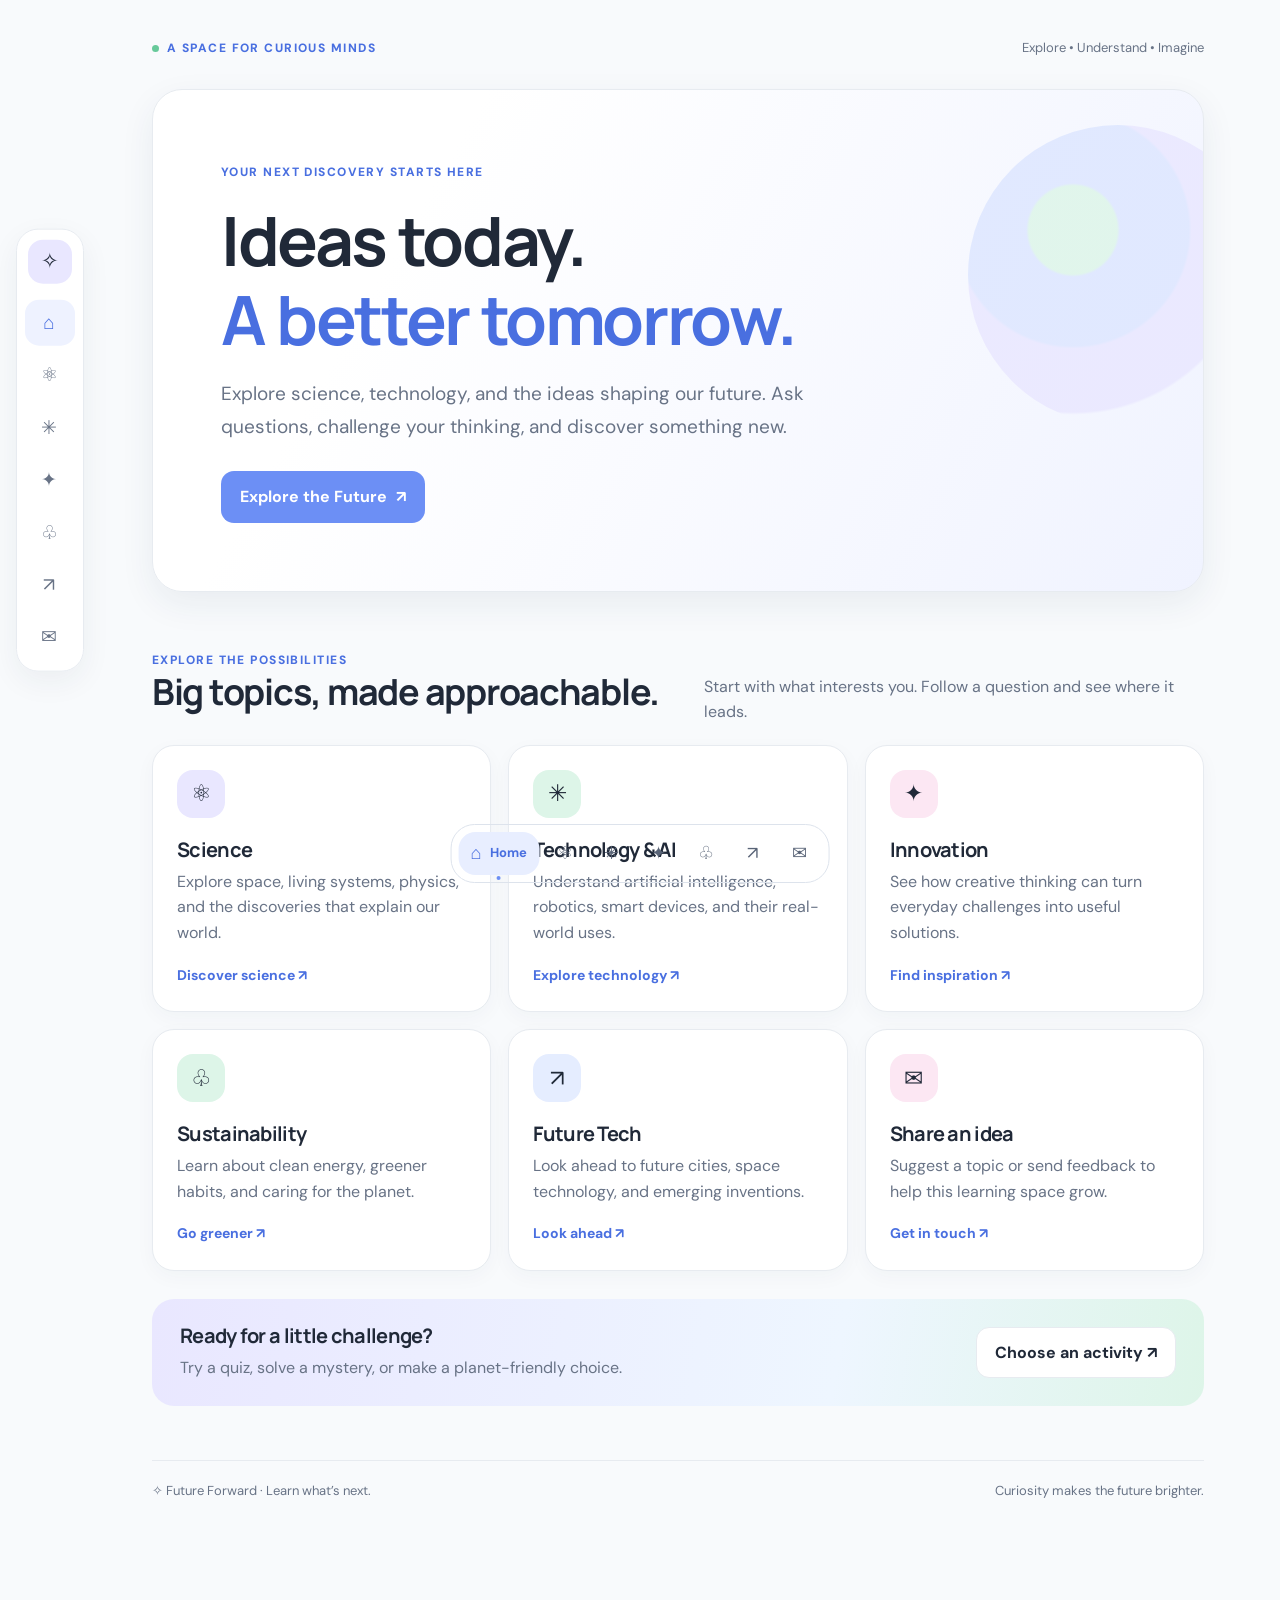
<file: index.html>
<!doctype html><html lang="en"><head><meta charset="utf-8"><meta name="viewport" content="width=device-width, initial-scale=1"><meta name="theme-color" content="#F8FAFC"><meta name="description" content="Explore science, technology, innovation, and a more sustainable future."><title>Home · Future Forward</title><link rel="stylesheet" href="style.css"></head><body><aside class="sidebar" aria-label="Main navigation"><a class="brand-mark" href="index.html" aria-label="Future Forward home">✧</a><a class="nav-link active" href="index.html" aria-label="Home"><span class="ico">⌂</span><span class="label">Home</span></a><a class="nav-link " href="science.html" aria-label="Science"><span class="ico">⚛</span><span class="label">Science</span></a><a class="nav-link " href="technology-ai.html" aria-label="Technology"><span class="ico">✳</span><span class="label">Technology</span></a><a class="nav-link " href="innovation.html" aria-label="Innovation"><span class="ico">✦</span><span class="label">Innovation</span></a><a class="nav-link " href="sustainability.html" aria-label="Sustainability"><span class="ico">♧</span><span class="label">Sustainability</span></a><a class="nav-link " href="future-tech.html" aria-label="Future Tech"><span class="ico">↗</span><span class="label">Future Tech</span></a><a class="nav-link " href="contact.html" aria-label="Contact"><span class="ico">✉</span><span class="label">Contact</span></a></aside><main class="main"><div class="topline"><span class="eyebrow"><span class="status-dot"></span> A space for curious minds</span><span class="top-note">Explore • Understand • Imagine</span></div><section class="hero"><div class="hero-content"><span class="eyebrow">YOUR NEXT DISCOVERY STARTS HERE</span><h1>Ideas today.<br><span style="color:var(--blue-dark)">A better tomorrow.</span></h1><p class="lead">Explore science, technology, and the ideas shaping our future. Ask questions, challenge your thinking, and discover something new.</p><button class="btn" data-open-explore>Explore the Future <span aria-hidden="true">↗</span></button></div></section><section class="section"><div class="section-head"><div><span class="eyebrow">EXPLORE THE POSSIBILITIES</span><h2>Big topics, made approachable.</h2></div><p>Start with what interests you. Follow a question and see where it leads.</p></div><div class="grid"><a class="card" href="science.html"><div class="card-icon">⚛</div><h3>Science</h3><p>Explore space, living systems, physics, and the discoveries that explain our world.</p><span class="small-link">Discover science ↗</span></a><a class="card" href="technology-ai.html"><div class="card-icon mint">✳</div><h3>Technology & AI</h3><p>Understand artificial intelligence, robotics, smart devices, and their real-world uses.</p><span class="small-link">Explore technology ↗</span></a><a class="card" href="innovation.html"><div class="card-icon pink">✦</div><h3>Innovation</h3><p>See how creative thinking can turn everyday challenges into useful solutions.</p><span class="small-link">Find inspiration ↗</span></a><a class="card" href="sustainability.html"><div class="card-icon mint">♧</div><h3>Sustainability</h3><p>Learn about clean energy, greener habits, and caring for the planet.</p><span class="small-link">Go greener ↗</span></a><a class="card" href="future-tech.html"><div class="card-icon blue">↗</div><h3>Future Tech</h3><p>Look ahead to future cities, space technology, and emerging inventions.</p><span class="small-link">Look ahead ↗</span></a><a class="card" href="contact.html"><div class="card-icon pink">✉</div><h3>Share an idea</h3><p>Suggest a topic or send feedback to help this learning space grow.</p><span class="small-link">Get in touch ↗</span></a></div></section><section class="callout"><div><h3>Ready for a little challenge?</h3><p>Try a quiz, solve a mystery, or make a planet-friendly choice.</p></div><button class="btn secondary" data-open-explore>Choose an activity ↗</button></section><footer class="footer"><span>✧ Future Forward · Learn what’s next.</span><span>Curiosity makes the future brighter.</span></footer></main><nav class="bottom-nav" aria-label="Quick navigation"><a class="bottom-item active" href="index.html" aria-label="Home"><span class="ico">⌂</span><span class="label">Home</span></a><a class="bottom-item " href="science.html" aria-label="Science"><span class="ico">⚛</span><span class="label">Science</span></a><a class="bottom-item " href="technology-ai.html" aria-label="Technology"><span class="ico">✳</span><span class="label">Technology</span></a><a class="bottom-item " href="innovation.html" aria-label="Innovation"><span class="ico">✦</span><span class="label">Innovation</span></a><a class="bottom-item " href="sustainability.html" aria-label="Sustainability"><span class="ico">♧</span><span class="label">Sustainability</span></a><a class="bottom-item " href="future-tech.html" aria-label="Future Tech"><span class="ico">↗</span><span class="label">Future Tech</span></a><a class="bottom-item " href="contact.html" aria-label="Contact"><span class="ico">✉</span><span class="label">Contact</span></a></nav><div class="overlay" id="exploreOverlay" role="dialog" aria-modal="true" aria-label="Explore the Future"><div class="popup"><button class="close" id="closeExplore" aria-label="Close popup">×</button><div class="popup-grid"><a class="popup-card" href="brain-quiz.html"><div class="card-icon blue">🧠</div><h3>Brain Quiz</h3><p>Quick questions across science and technology.</p></a><a class="popup-card" href="mystery-lab.html"><div class="card-icon lav">🔍</div><h3>Mystery Lab</h3><p>Solve a mystery using clues and careful thinking.</p></a><a class="popup-card" href="tech-challenge.html"><div class="card-icon pink">⚡</div><h3>Tech Challenge</h3><p>Test your logic, AI, and robotics knowledge.</p></a><a class="popup-card" href="eco-mission.html"><div class="card-icon mint">🌍</div><h3>Eco Mission</h3><p>Make choices for a cleaner, greener planet.</p></a></div></div></div><script src="script.js"></script></body></html>
</file>
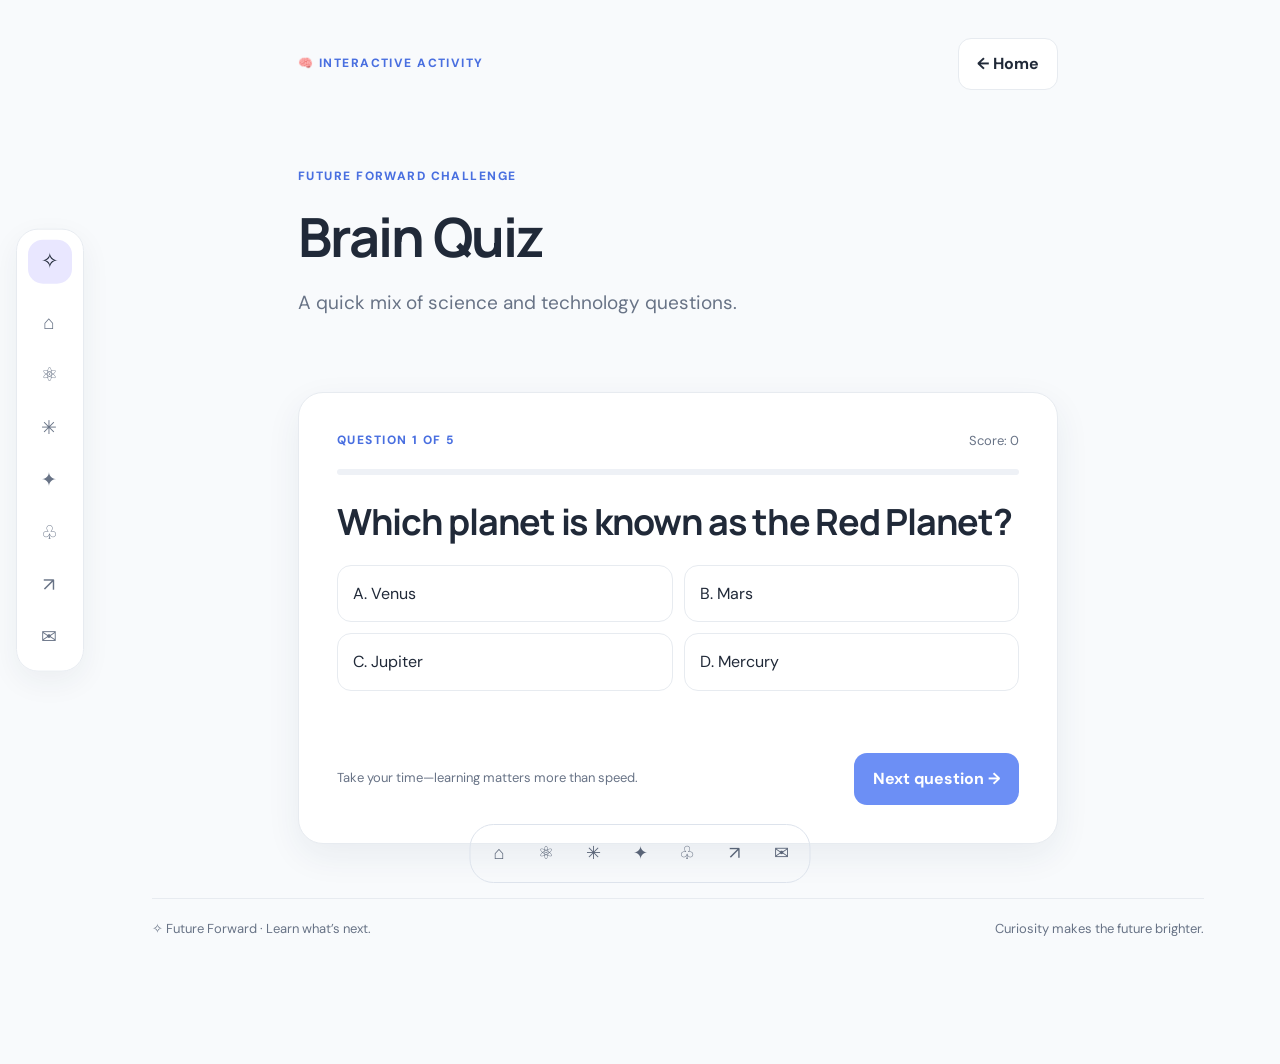
<file: brain-quiz.html>
<!doctype html><html lang="en"><head><meta charset="utf-8"><meta name="viewport" content="width=device-width, initial-scale=1"><meta name="theme-color" content="#F8FAFC"><meta name="description" content="Explore science, technology, innovation, and a more sustainable future."><title>Brain Quiz · Future Forward</title><link rel="stylesheet" href="style.css"></head><body><aside class="sidebar" aria-label="Main navigation"><a class="brand-mark" href="index.html" aria-label="Future Forward home">✧</a><a class="nav-link " href="index.html" aria-label="Home"><span class="ico">⌂</span><span class="label">Home</span></a><a class="nav-link " href="science.html" aria-label="Science"><span class="ico">⚛</span><span class="label">Science</span></a><a class="nav-link " href="technology-ai.html" aria-label="Technology"><span class="ico">✳</span><span class="label">Technology</span></a><a class="nav-link " href="innovation.html" aria-label="Innovation"><span class="ico">✦</span><span class="label">Innovation</span></a><a class="nav-link " href="sustainability.html" aria-label="Sustainability"><span class="ico">♧</span><span class="label">Sustainability</span></a><a class="nav-link " href="future-tech.html" aria-label="Future Tech"><span class="ico">↗</span><span class="label">Future Tech</span></a><a class="nav-link " href="contact.html" aria-label="Contact"><span class="ico">✉</span><span class="label">Contact</span></a></aside><main class="main"><div class="quiz-wrap"><div class="topline"><span class="eyebrow">🧠 INTERACTIVE ACTIVITY</span><a class="btn secondary" href="index.html">← Home</a></div><section class="page-hero"><span class="eyebrow">FUTURE FORWARD CHALLENGE</span><h1 style="font-size:clamp(38px,5vw,54px)">Brain Quiz</h1><p class="lead">A quick mix of science and technology questions.</p></section><section class="quiz-card" id="quiz" data-questions='[["Which planet is known as the Red Planet?", ["Venus", "Mars", "Jupiter", "Mercury"], 1, "Iron-rich dust gives Mars its reddish appearance."], ["What is the basic unit of life?", ["Atom", "Organ", "Cell", "Tissue"], 2, "Cells are the smallest structural and functional units of living organisms."], ["Which gas do plants absorb during photosynthesis?", ["Oxygen", "Nitrogen", "Carbon dioxide", "Helium"], 2, "Plants use carbon dioxide, water, and light to make sugars."], ["What does AI stand for?", ["Automated Internet", "Artificial Intelligence", "Advanced Input", "Applied Innovation"], 1, "Artificial intelligence describes computer systems designed to perform tasks that typically require human-like intelligence."], ["Which force keeps planets in orbit around the Sun?", ["Friction", "Magnetism only", "Gravity", "Sound"], 2, "Gravity attracts objects with mass and governs planetary orbits."]]'><div class="topline" style="margin-bottom:0"><span id="qCounter" class="eyebrow">QUESTION 1 OF 5</span><span id="scoreText" class="top-note">Score: 0</span></div><div class="progress"><span id="progressBar"></span></div><h2 id="questionText">Loading question…</h2><div class="answers" id="answers"></div><div id="feedback" class="quiz-feedback" aria-live="polite"></div><div class="quiz-actions"><span class="top-note">Take your time—learning matters more than speed.</span><button class="btn" id="nextQuestion" disabled>Next question →</button></div><div id="result" class="hidden" aria-live="polite"></div></section></div><footer class="footer"><span>✧ Future Forward · Learn what’s next.</span><span>Curiosity makes the future brighter.</span></footer></main><nav class="bottom-nav" aria-label="Quick navigation"><a class="bottom-item " href="index.html" aria-label="Home"><span class="ico">⌂</span><span class="label">Home</span></a><a class="bottom-item " href="science.html" aria-label="Science"><span class="ico">⚛</span><span class="label">Science</span></a><a class="bottom-item " href="technology-ai.html" aria-label="Technology"><span class="ico">✳</span><span class="label">Technology</span></a><a class="bottom-item " href="innovation.html" aria-label="Innovation"><span class="ico">✦</span><span class="label">Innovation</span></a><a class="bottom-item " href="sustainability.html" aria-label="Sustainability"><span class="ico">♧</span><span class="label">Sustainability</span></a><a class="bottom-item " href="future-tech.html" aria-label="Future Tech"><span class="ico">↗</span><span class="label">Future Tech</span></a><a class="bottom-item " href="contact.html" aria-label="Contact"><span class="ico">✉</span><span class="label">Contact</span></a></nav><div class="overlay" id="exploreOverlay" role="dialog" aria-modal="true" aria-label="Explore the Future"><div class="popup"><button class="close" id="closeExplore" aria-label="Close popup">×</button><div class="popup-grid"><a class="popup-card" href="brain-quiz.html"><div class="card-icon blue">🧠</div><h3>Brain Quiz</h3><p>Quick questions across science and technology.</p></a><a class="popup-card" href="mystery-lab.html"><div class="card-icon lav">🔍</div><h3>Mystery Lab</h3><p>Solve a mystery using clues and careful thinking.</p></a><a class="popup-card" href="tech-challenge.html"><div class="card-icon pink">⚡</div><h3>Tech Challenge</h3><p>Test your logic, AI, and robotics knowledge.</p></a><a class="popup-card" href="eco-mission.html"><div class="card-icon mint">🌍</div><h3>Eco Mission</h3><p>Make choices for a cleaner, greener planet.</p></a></div></div></div><script src="script.js"></script></body></html>
</file>
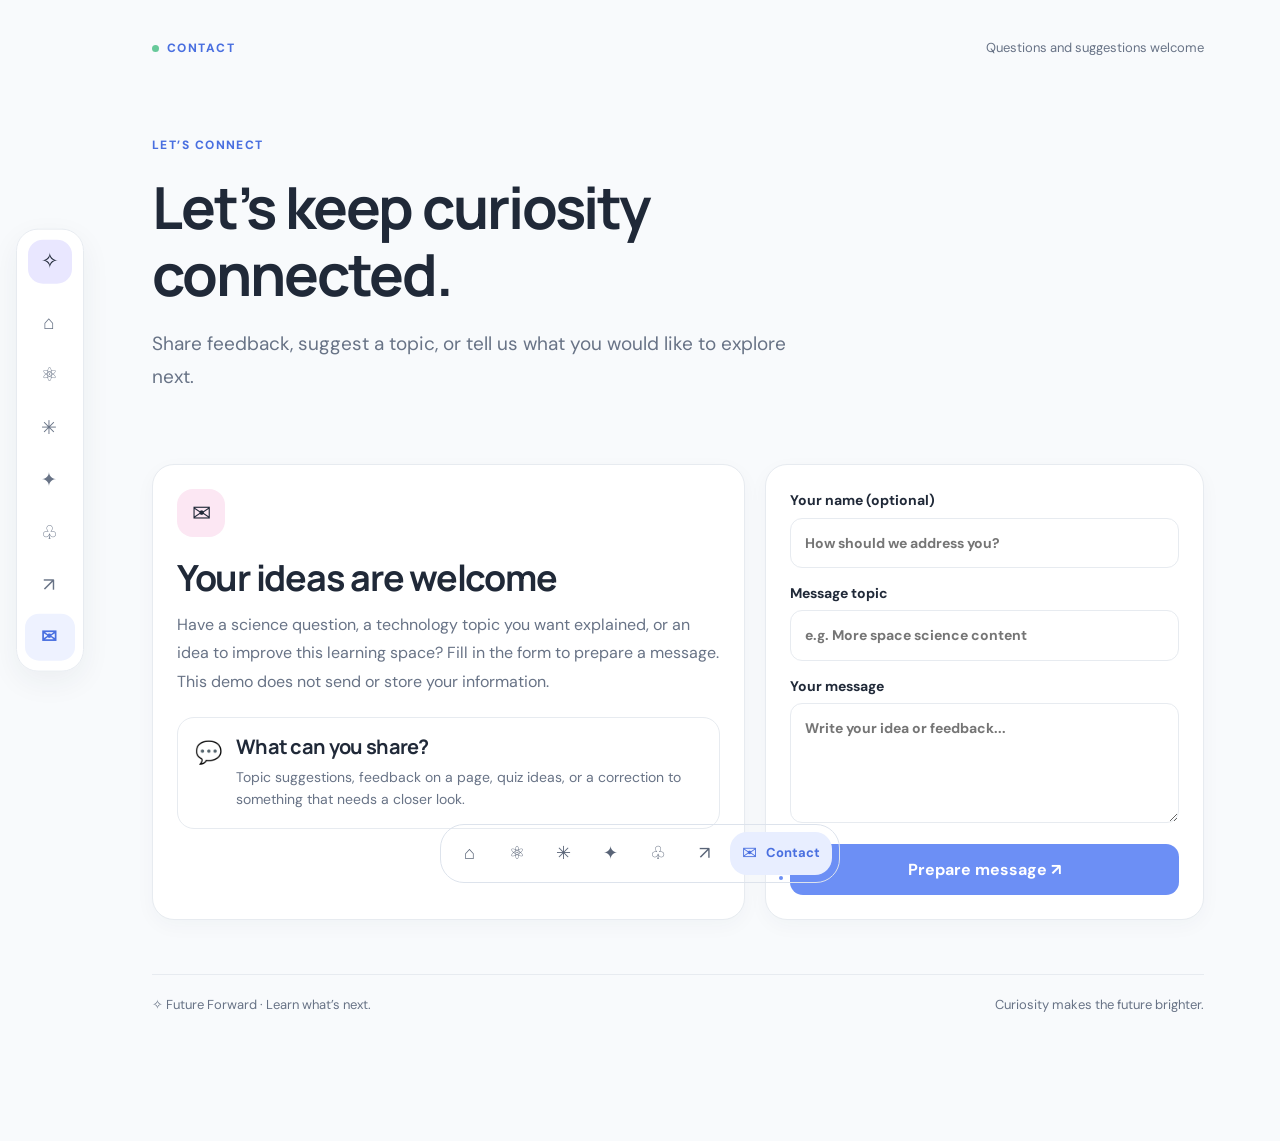
<file: contact.html>
<!doctype html><html lang="en"><head><meta charset="utf-8"><meta name="viewport" content="width=device-width, initial-scale=1"><meta name="theme-color" content="#F8FAFC"><meta name="description" content="Explore science, technology, innovation, and a more sustainable future."><title>Contact Us · Future Forward</title><link rel="stylesheet" href="style.css"></head><body><aside class="sidebar" aria-label="Main navigation"><a class="brand-mark" href="index.html" aria-label="Future Forward home">✧</a><a class="nav-link " href="index.html" aria-label="Home"><span class="ico">⌂</span><span class="label">Home</span></a><a class="nav-link " href="science.html" aria-label="Science"><span class="ico">⚛</span><span class="label">Science</span></a><a class="nav-link " href="technology-ai.html" aria-label="Technology"><span class="ico">✳</span><span class="label">Technology</span></a><a class="nav-link " href="innovation.html" aria-label="Innovation"><span class="ico">✦</span><span class="label">Innovation</span></a><a class="nav-link " href="sustainability.html" aria-label="Sustainability"><span class="ico">♧</span><span class="label">Sustainability</span></a><a class="nav-link " href="future-tech.html" aria-label="Future Tech"><span class="ico">↗</span><span class="label">Future Tech</span></a><a class="nav-link active" href="contact.html" aria-label="Contact"><span class="ico">✉</span><span class="label">Contact</span></a></aside><main class="main"><div class="topline"><span class="eyebrow"><span class="status-dot"></span> CONTACT</span><span class="top-note">Questions and suggestions welcome</span></div><section class="page-hero"><span class="eyebrow">LET’S CONNECT</span><h1>Let’s keep curiosity connected.</h1><p class="lead">Share feedback, suggest a topic, or tell us what you would like to explore next.</p></section><section class="content-grid"><div class="card"><div class="card-icon pink">✉</div><h2>Your ideas are welcome</h2><p style="color:var(--muted);line-height:1.8">Have a science question, a technology topic you want explained, or an idea to improve this learning space? Fill in the form to prepare a message. This demo does not send or store your information.</p><div class="fact" style="margin-top:20px"><span class="emoji">💬</span><div><h3>What can you share?</h3><p>Topic suggestions, feedback on a page, quiz ideas, or a correction to something that needs a closer look.</p></div></div></div><div class="card"><form class="form" id="contactForm"><label for="name">Your name (optional)<input id="name" name="name" placeholder="How should we address you?"></label><label for="topic">Message topic<input id="topic" name="topic" required placeholder="e.g. More space science content"></label><label for="message">Your message<textarea id="message" name="message" required placeholder="Write your idea or feedback..."></textarea></label><button class="btn" type="submit">Prepare message ↗</button><div id="formNotice" class="notice hidden" role="status"></div></form></div></section><footer class="footer"><span>✧ Future Forward · Learn what’s next.</span><span>Curiosity makes the future brighter.</span></footer></main><nav class="bottom-nav" aria-label="Quick navigation"><a class="bottom-item " href="index.html" aria-label="Home"><span class="ico">⌂</span><span class="label">Home</span></a><a class="bottom-item " href="science.html" aria-label="Science"><span class="ico">⚛</span><span class="label">Science</span></a><a class="bottom-item " href="technology-ai.html" aria-label="Technology"><span class="ico">✳</span><span class="label">Technology</span></a><a class="bottom-item " href="innovation.html" aria-label="Innovation"><span class="ico">✦</span><span class="label">Innovation</span></a><a class="bottom-item " href="sustainability.html" aria-label="Sustainability"><span class="ico">♧</span><span class="label">Sustainability</span></a><a class="bottom-item " href="future-tech.html" aria-label="Future Tech"><span class="ico">↗</span><span class="label">Future Tech</span></a><a class="bottom-item active" href="contact.html" aria-label="Contact"><span class="ico">✉</span><span class="label">Contact</span></a></nav><div class="overlay" id="exploreOverlay" role="dialog" aria-modal="true" aria-label="Explore the Future"><div class="popup"><button class="close" id="closeExplore" aria-label="Close popup">×</button><div class="popup-grid"><a class="popup-card" href="brain-quiz.html"><div class="card-icon blue">🧠</div><h3>Brain Quiz</h3><p>Quick questions across science and technology.</p></a><a class="popup-card" href="mystery-lab.html"><div class="card-icon lav">🔍</div><h3>Mystery Lab</h3><p>Solve a mystery using clues and careful thinking.</p></a><a class="popup-card" href="tech-challenge.html"><div class="card-icon pink">⚡</div><h3>Tech Challenge</h3><p>Test your logic, AI, and robotics knowledge.</p></a><a class="popup-card" href="eco-mission.html"><div class="card-icon mint">🌍</div><h3>Eco Mission</h3><p>Make choices for a cleaner, greener planet.</p></a></div></div></div><script src="script.js"></script></body></html>
</file>
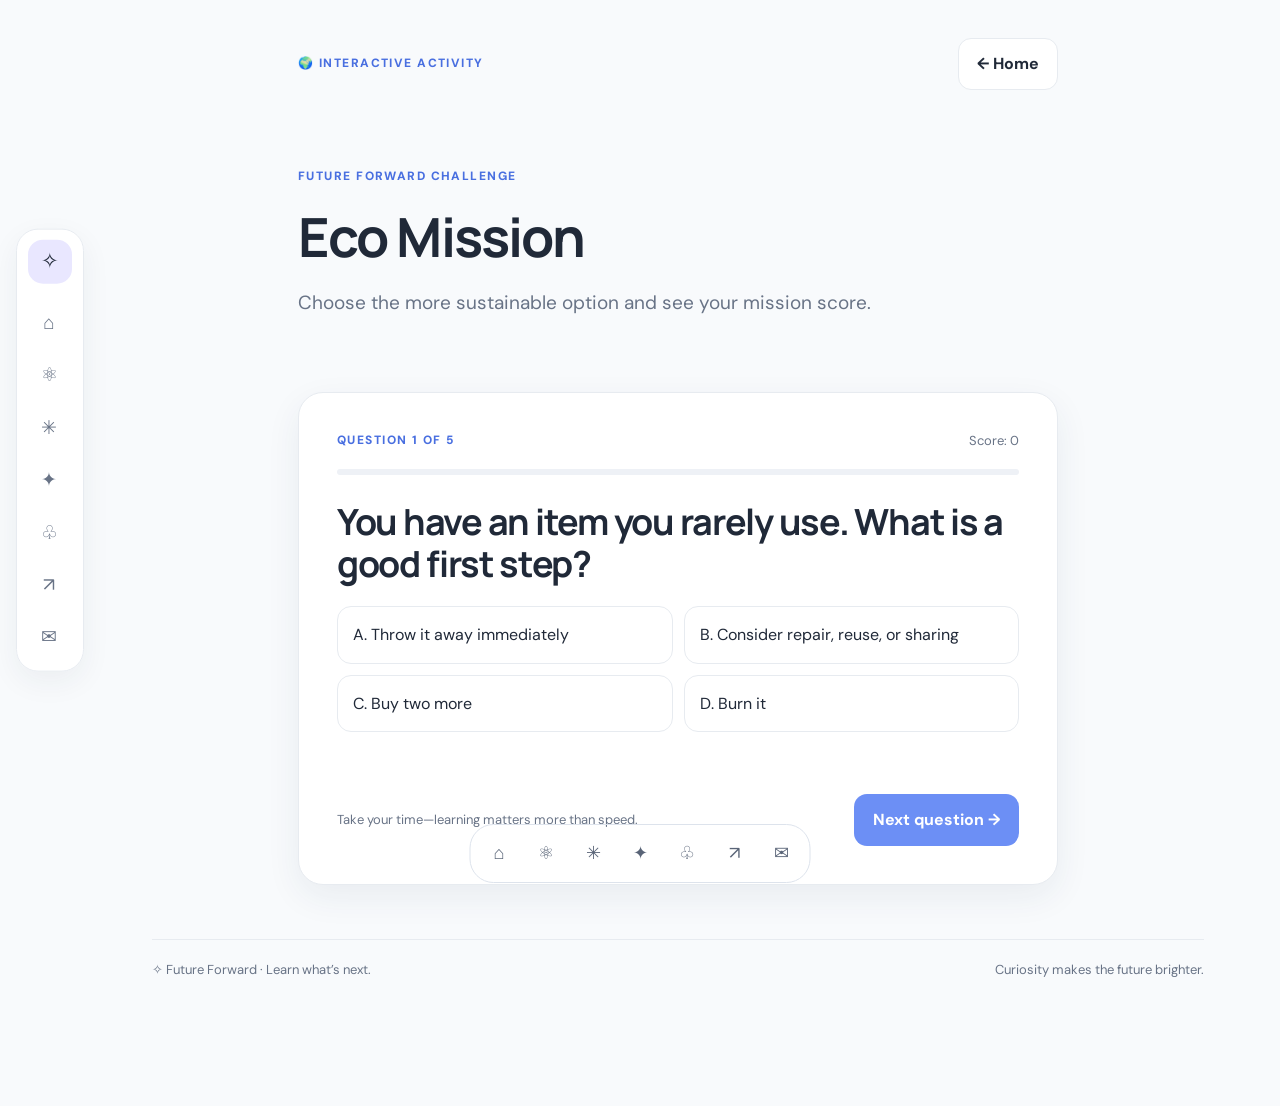
<file: eco-mission.html>
<!doctype html><html lang="en"><head><meta charset="utf-8"><meta name="viewport" content="width=device-width, initial-scale=1"><meta name="theme-color" content="#F8FAFC"><meta name="description" content="Explore science, technology, innovation, and a more sustainable future."><title>Eco Mission · Future Forward</title><link rel="stylesheet" href="style.css"></head><body><aside class="sidebar" aria-label="Main navigation"><a class="brand-mark" href="index.html" aria-label="Future Forward home">✧</a><a class="nav-link " href="index.html" aria-label="Home"><span class="ico">⌂</span><span class="label">Home</span></a><a class="nav-link " href="science.html" aria-label="Science"><span class="ico">⚛</span><span class="label">Science</span></a><a class="nav-link " href="technology-ai.html" aria-label="Technology"><span class="ico">✳</span><span class="label">Technology</span></a><a class="nav-link " href="innovation.html" aria-label="Innovation"><span class="ico">✦</span><span class="label">Innovation</span></a><a class="nav-link " href="sustainability.html" aria-label="Sustainability"><span class="ico">♧</span><span class="label">Sustainability</span></a><a class="nav-link " href="future-tech.html" aria-label="Future Tech"><span class="ico">↗</span><span class="label">Future Tech</span></a><a class="nav-link " href="contact.html" aria-label="Contact"><span class="ico">✉</span><span class="label">Contact</span></a></aside><main class="main"><div class="quiz-wrap"><div class="topline"><span class="eyebrow">🌍 INTERACTIVE ACTIVITY</span><a class="btn secondary" href="index.html">← Home</a></div><section class="page-hero"><span class="eyebrow">FUTURE FORWARD CHALLENGE</span><h1 style="font-size:clamp(38px,5vw,54px)">Eco Mission</h1><p class="lead">Choose the more sustainable option and see your mission score.</p></section><section class="quiz-card" id="quiz" data-questions='[["You have an item you rarely use. What is a good first step?", ["Throw it away immediately", "Consider repair, reuse, or sharing", "Buy two more", "Burn it"], 1, "Reuse and repair can prevent waste and reduce demand for new materials."], ["Which is a renewable energy source?", ["Coal", "Oil", "Solar power", "Natural gas"], 2, "Solar energy comes from sunlight, a naturally replenished source."], ["You are buying a drink to take away. Which choice can reduce single-use waste?", ["Bring a reusable bottle", "Take extra straws", "Choose more packaging", "Leave the bottle outside"], 0, "A reusable bottle can replace many disposable ones when used and cleaned safely."], ["Why is reducing food waste helpful?", ["It saves resources used to grow and transport food", "It creates more packaging", "It makes food last forever", "It uses more water"], 0, "Food production uses land, water, energy, and labour, so wasting less food conserves resources."], ["For a short trip where safe and practical, which option usually has a lower direct emissions impact?", ["Walking", "Driving alone", "Idling a car", "Taking a second car"], 0, "Walking produces no tailpipe emissions and can be a healthy choice for short journeys."]]'><div class="topline" style="margin-bottom:0"><span id="qCounter" class="eyebrow">QUESTION 1 OF 5</span><span id="scoreText" class="top-note">Score: 0</span></div><div class="progress"><span id="progressBar"></span></div><h2 id="questionText">Loading question…</h2><div class="answers" id="answers"></div><div id="feedback" class="quiz-feedback" aria-live="polite"></div><div class="quiz-actions"><span class="top-note">Take your time—learning matters more than speed.</span><button class="btn" id="nextQuestion" disabled>Next question →</button></div><div id="result" class="hidden" aria-live="polite"></div></section></div><footer class="footer"><span>✧ Future Forward · Learn what’s next.</span><span>Curiosity makes the future brighter.</span></footer></main><nav class="bottom-nav" aria-label="Quick navigation"><a class="bottom-item " href="index.html" aria-label="Home"><span class="ico">⌂</span><span class="label">Home</span></a><a class="bottom-item " href="science.html" aria-label="Science"><span class="ico">⚛</span><span class="label">Science</span></a><a class="bottom-item " href="technology-ai.html" aria-label="Technology"><span class="ico">✳</span><span class="label">Technology</span></a><a class="bottom-item " href="innovation.html" aria-label="Innovation"><span class="ico">✦</span><span class="label">Innovation</span></a><a class="bottom-item " href="sustainability.html" aria-label="Sustainability"><span class="ico">♧</span><span class="label">Sustainability</span></a><a class="bottom-item " href="future-tech.html" aria-label="Future Tech"><span class="ico">↗</span><span class="label">Future Tech</span></a><a class="bottom-item " href="contact.html" aria-label="Contact"><span class="ico">✉</span><span class="label">Contact</span></a></nav><div class="overlay" id="exploreOverlay" role="dialog" aria-modal="true" aria-label="Explore the Future"><div class="popup"><button class="close" id="closeExplore" aria-label="Close popup">×</button><div class="popup-grid"><a class="popup-card" href="brain-quiz.html"><div class="card-icon blue">🧠</div><h3>Brain Quiz</h3><p>Quick questions across science and technology.</p></a><a class="popup-card" href="mystery-lab.html"><div class="card-icon lav">🔍</div><h3>Mystery Lab</h3><p>Solve a mystery using clues and careful thinking.</p></a><a class="popup-card" href="tech-challenge.html"><div class="card-icon pink">⚡</div><h3>Tech Challenge</h3><p>Test your logic, AI, and robotics knowledge.</p></a><a class="popup-card" href="eco-mission.html"><div class="card-icon mint">🌍</div><h3>Eco Mission</h3><p>Make choices for a cleaner, greener planet.</p></a></div></div></div><script src="script.js"></script></body></html>
</file>
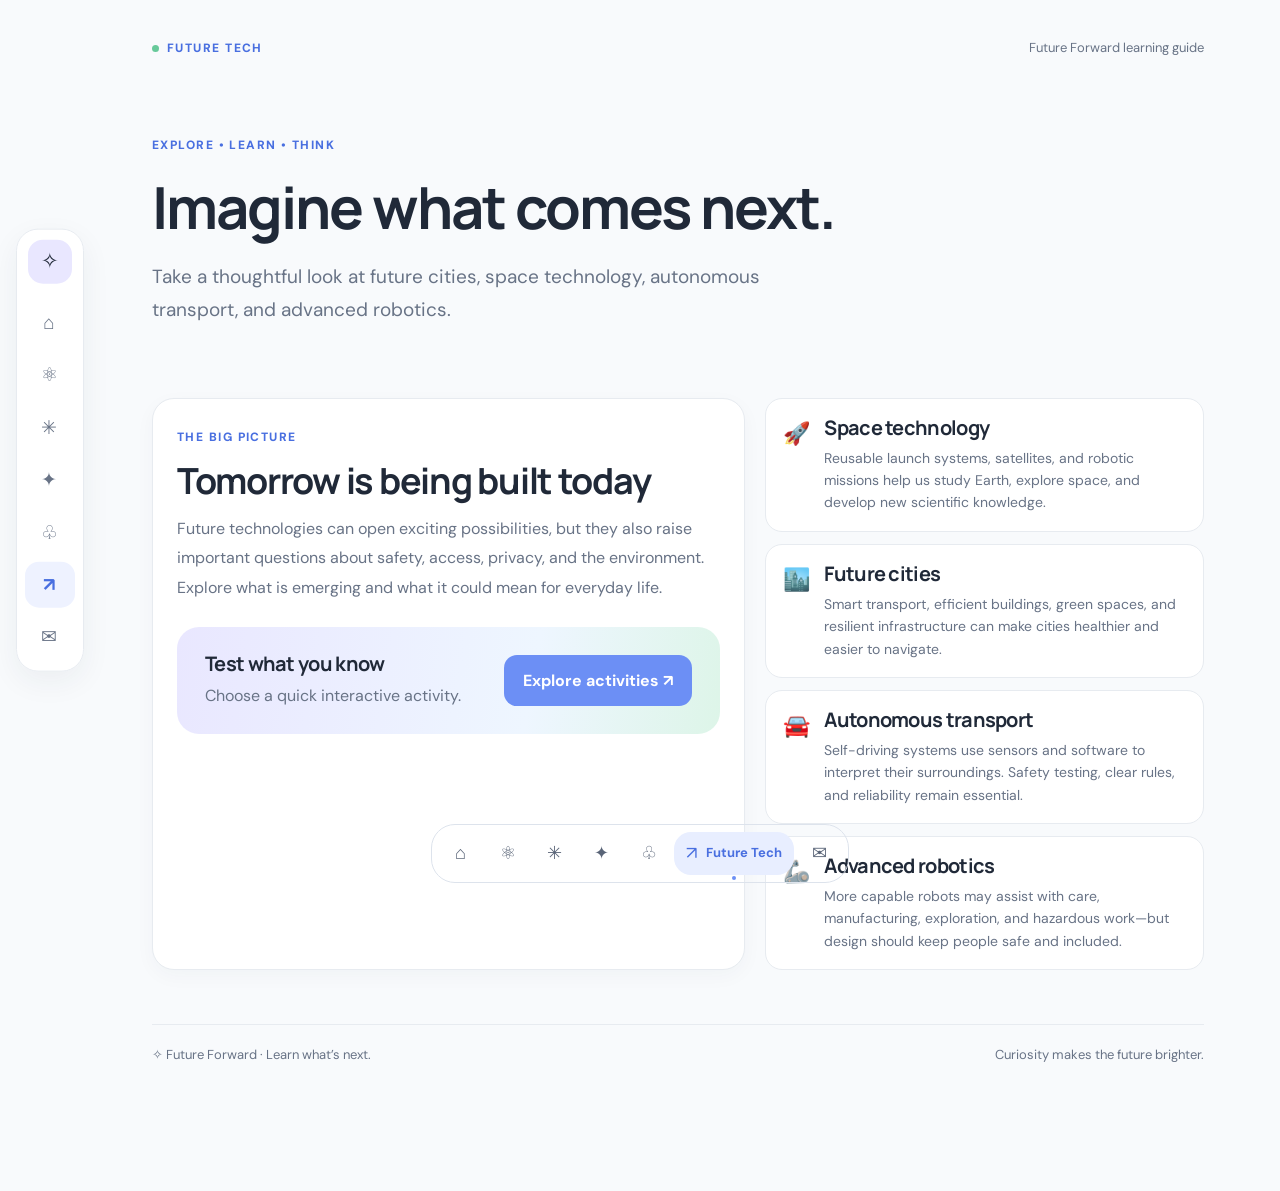
<file: future-tech.html>
<!doctype html><html lang="en"><head><meta charset="utf-8"><meta name="viewport" content="width=device-width, initial-scale=1"><meta name="theme-color" content="#F8FAFC"><meta name="description" content="Explore science, technology, innovation, and a more sustainable future."><title>Future Tech · Future Forward</title><link rel="stylesheet" href="style.css"></head><body><aside class="sidebar" aria-label="Main navigation"><a class="brand-mark" href="index.html" aria-label="Future Forward home">✧</a><a class="nav-link " href="index.html" aria-label="Home"><span class="ico">⌂</span><span class="label">Home</span></a><a class="nav-link " href="science.html" aria-label="Science"><span class="ico">⚛</span><span class="label">Science</span></a><a class="nav-link " href="technology-ai.html" aria-label="Technology"><span class="ico">✳</span><span class="label">Technology</span></a><a class="nav-link " href="innovation.html" aria-label="Innovation"><span class="ico">✦</span><span class="label">Innovation</span></a><a class="nav-link " href="sustainability.html" aria-label="Sustainability"><span class="ico">♧</span><span class="label">Sustainability</span></a><a class="nav-link active" href="future-tech.html" aria-label="Future Tech"><span class="ico">↗</span><span class="label">Future Tech</span></a><a class="nav-link " href="contact.html" aria-label="Contact"><span class="ico">✉</span><span class="label">Contact</span></a></aside><main class="main"><div class="topline"><span class="eyebrow"><span class="status-dot"></span> FUTURE TECH</span><span class="top-note">Future Forward learning guide</span></div><section class="page-hero"><span class="eyebrow">EXPLORE • LEARN • THINK</span><h1>Imagine what comes next.</h1><p class="lead">Take a thoughtful look at future cities, space technology, autonomous transport, and advanced robotics.</p></section><section class="content-grid"><div class="card"><span class="eyebrow">THE BIG PICTURE</span><h2 style="margin-top:12px">Tomorrow is being built today</h2><p style="color:var(--muted);line-height:1.85">Future technologies can open exciting possibilities, but they also raise important questions about safety, access, privacy, and the environment. Explore what is emerging and what it could mean for everyday life.</p><div class="callout" style="margin-top:25px"><div><h3>Test what you know</h3><p>Choose a quick interactive activity.</p></div><button class="btn" data-open-explore>Explore activities ↗</button></div></div><div class="fact-list"><div class="fact"><span class="emoji">🚀</span><div><h3>Space technology</h3><p>Reusable launch systems, satellites, and robotic missions help us study Earth, explore space, and develop new scientific knowledge.</p></div></div><div class="fact"><span class="emoji">🏙️</span><div><h3>Future cities</h3><p>Smart transport, efficient buildings, green spaces, and resilient infrastructure can make cities healthier and easier to navigate.</p></div></div><div class="fact"><span class="emoji">🚘</span><div><h3>Autonomous transport</h3><p>Self-driving systems use sensors and software to interpret their surroundings. Safety testing, clear rules, and reliability remain essential.</p></div></div><div class="fact"><span class="emoji">🦾</span><div><h3>Advanced robotics</h3><p>More capable robots may assist with care, manufacturing, exploration, and hazardous work—but design should keep people safe and included.</p></div></div></div></section><footer class="footer"><span>✧ Future Forward · Learn what’s next.</span><span>Curiosity makes the future brighter.</span></footer></main><nav class="bottom-nav" aria-label="Quick navigation"><a class="bottom-item " href="index.html" aria-label="Home"><span class="ico">⌂</span><span class="label">Home</span></a><a class="bottom-item " href="science.html" aria-label="Science"><span class="ico">⚛</span><span class="label">Science</span></a><a class="bottom-item " href="technology-ai.html" aria-label="Technology"><span class="ico">✳</span><span class="label">Technology</span></a><a class="bottom-item " href="innovation.html" aria-label="Innovation"><span class="ico">✦</span><span class="label">Innovation</span></a><a class="bottom-item " href="sustainability.html" aria-label="Sustainability"><span class="ico">♧</span><span class="label">Sustainability</span></a><a class="bottom-item active" href="future-tech.html" aria-label="Future Tech"><span class="ico">↗</span><span class="label">Future Tech</span></a><a class="bottom-item " href="contact.html" aria-label="Contact"><span class="ico">✉</span><span class="label">Contact</span></a></nav><div class="overlay" id="exploreOverlay" role="dialog" aria-modal="true" aria-label="Explore the Future"><div class="popup"><button class="close" id="closeExplore" aria-label="Close popup">×</button><div class="popup-grid"><a class="popup-card" href="brain-quiz.html"><div class="card-icon blue">🧠</div><h3>Brain Quiz</h3><p>Quick questions across science and technology.</p></a><a class="popup-card" href="mystery-lab.html"><div class="card-icon lav">🔍</div><h3>Mystery Lab</h3><p>Solve a mystery using clues and careful thinking.</p></a><a class="popup-card" href="tech-challenge.html"><div class="card-icon pink">⚡</div><h3>Tech Challenge</h3><p>Test your logic, AI, and robotics knowledge.</p></a><a class="popup-card" href="eco-mission.html"><div class="card-icon mint">🌍</div><h3>Eco Mission</h3><p>Make choices for a cleaner, greener planet.</p></a></div></div></div><script src="script.js"></script></body></html>
</file>
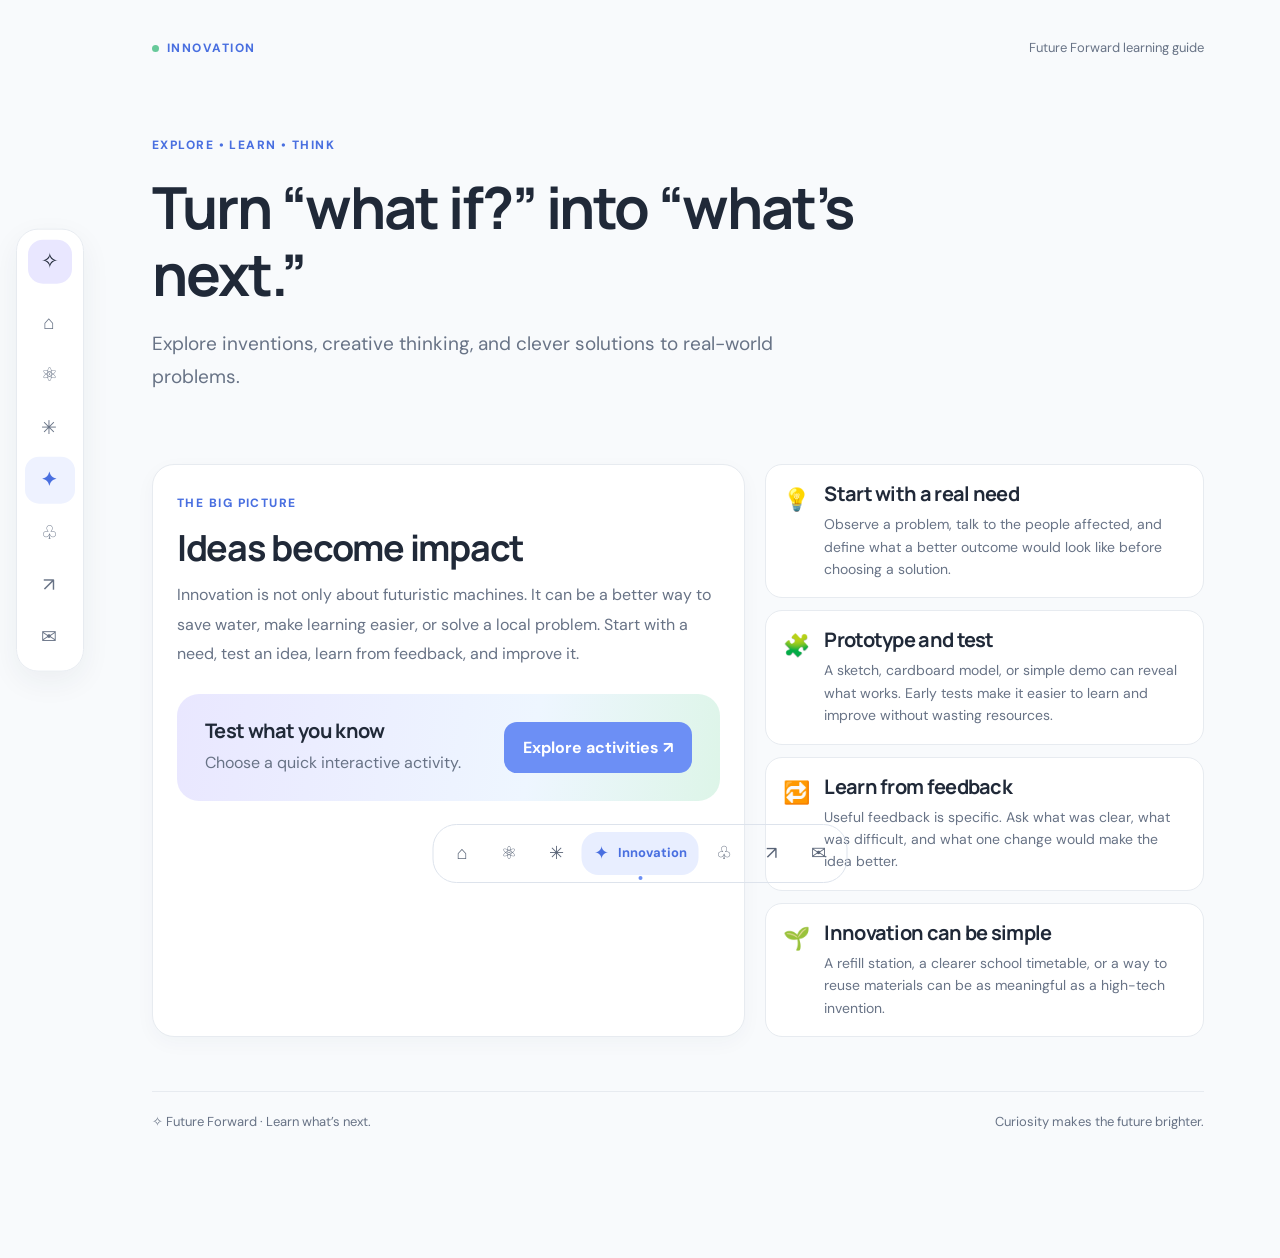
<file: innovation.html>
<!doctype html><html lang="en"><head><meta charset="utf-8"><meta name="viewport" content="width=device-width, initial-scale=1"><meta name="theme-color" content="#F8FAFC"><meta name="description" content="Explore science, technology, innovation, and a more sustainable future."><title>Innovation · Future Forward</title><link rel="stylesheet" href="style.css"></head><body><aside class="sidebar" aria-label="Main navigation"><a class="brand-mark" href="index.html" aria-label="Future Forward home">✧</a><a class="nav-link " href="index.html" aria-label="Home"><span class="ico">⌂</span><span class="label">Home</span></a><a class="nav-link " href="science.html" aria-label="Science"><span class="ico">⚛</span><span class="label">Science</span></a><a class="nav-link " href="technology-ai.html" aria-label="Technology"><span class="ico">✳</span><span class="label">Technology</span></a><a class="nav-link active" href="innovation.html" aria-label="Innovation"><span class="ico">✦</span><span class="label">Innovation</span></a><a class="nav-link " href="sustainability.html" aria-label="Sustainability"><span class="ico">♧</span><span class="label">Sustainability</span></a><a class="nav-link " href="future-tech.html" aria-label="Future Tech"><span class="ico">↗</span><span class="label">Future Tech</span></a><a class="nav-link " href="contact.html" aria-label="Contact"><span class="ico">✉</span><span class="label">Contact</span></a></aside><main class="main"><div class="topline"><span class="eyebrow"><span class="status-dot"></span> INNOVATION</span><span class="top-note">Future Forward learning guide</span></div><section class="page-hero"><span class="eyebrow">EXPLORE • LEARN • THINK</span><h1>Turn “what if?” into “what’s next.”</h1><p class="lead">Explore inventions, creative thinking, and clever solutions to real-world problems.</p></section><section class="content-grid"><div class="card"><span class="eyebrow">THE BIG PICTURE</span><h2 style="margin-top:12px">Ideas become impact</h2><p style="color:var(--muted);line-height:1.85">Innovation is not only about futuristic machines. It can be a better way to save water, make learning easier, or solve a local problem. Start with a need, test an idea, learn from feedback, and improve it.</p><div class="callout" style="margin-top:25px"><div><h3>Test what you know</h3><p>Choose a quick interactive activity.</p></div><button class="btn" data-open-explore>Explore activities ↗</button></div></div><div class="fact-list"><div class="fact"><span class="emoji">💡</span><div><h3>Start with a real need</h3><p>Observe a problem, talk to the people affected, and define what a better outcome would look like before choosing a solution.</p></div></div><div class="fact"><span class="emoji">🧩</span><div><h3>Prototype and test</h3><p>A sketch, cardboard model, or simple demo can reveal what works. Early tests make it easier to learn and improve without wasting resources.</p></div></div><div class="fact"><span class="emoji">🔁</span><div><h3>Learn from feedback</h3><p>Useful feedback is specific. Ask what was clear, what was difficult, and what one change would make the idea better.</p></div></div><div class="fact"><span class="emoji">🌱</span><div><h3>Innovation can be simple</h3><p>A refill station, a clearer school timetable, or a way to reuse materials can be as meaningful as a high-tech invention.</p></div></div></div></section><footer class="footer"><span>✧ Future Forward · Learn what’s next.</span><span>Curiosity makes the future brighter.</span></footer></main><nav class="bottom-nav" aria-label="Quick navigation"><a class="bottom-item " href="index.html" aria-label="Home"><span class="ico">⌂</span><span class="label">Home</span></a><a class="bottom-item " href="science.html" aria-label="Science"><span class="ico">⚛</span><span class="label">Science</span></a><a class="bottom-item " href="technology-ai.html" aria-label="Technology"><span class="ico">✳</span><span class="label">Technology</span></a><a class="bottom-item active" href="innovation.html" aria-label="Innovation"><span class="ico">✦</span><span class="label">Innovation</span></a><a class="bottom-item " href="sustainability.html" aria-label="Sustainability"><span class="ico">♧</span><span class="label">Sustainability</span></a><a class="bottom-item " href="future-tech.html" aria-label="Future Tech"><span class="ico">↗</span><span class="label">Future Tech</span></a><a class="bottom-item " href="contact.html" aria-label="Contact"><span class="ico">✉</span><span class="label">Contact</span></a></nav><div class="overlay" id="exploreOverlay" role="dialog" aria-modal="true" aria-label="Explore the Future"><div class="popup"><button class="close" id="closeExplore" aria-label="Close popup">×</button><div class="popup-grid"><a class="popup-card" href="brain-quiz.html"><div class="card-icon blue">🧠</div><h3>Brain Quiz</h3><p>Quick questions across science and technology.</p></a><a class="popup-card" href="mystery-lab.html"><div class="card-icon lav">🔍</div><h3>Mystery Lab</h3><p>Solve a mystery using clues and careful thinking.</p></a><a class="popup-card" href="tech-challenge.html"><div class="card-icon pink">⚡</div><h3>Tech Challenge</h3><p>Test your logic, AI, and robotics knowledge.</p></a><a class="popup-card" href="eco-mission.html"><div class="card-icon mint">🌍</div><h3>Eco Mission</h3><p>Make choices for a cleaner, greener planet.</p></a></div></div></div><script src="script.js"></script></body></html>
</file>
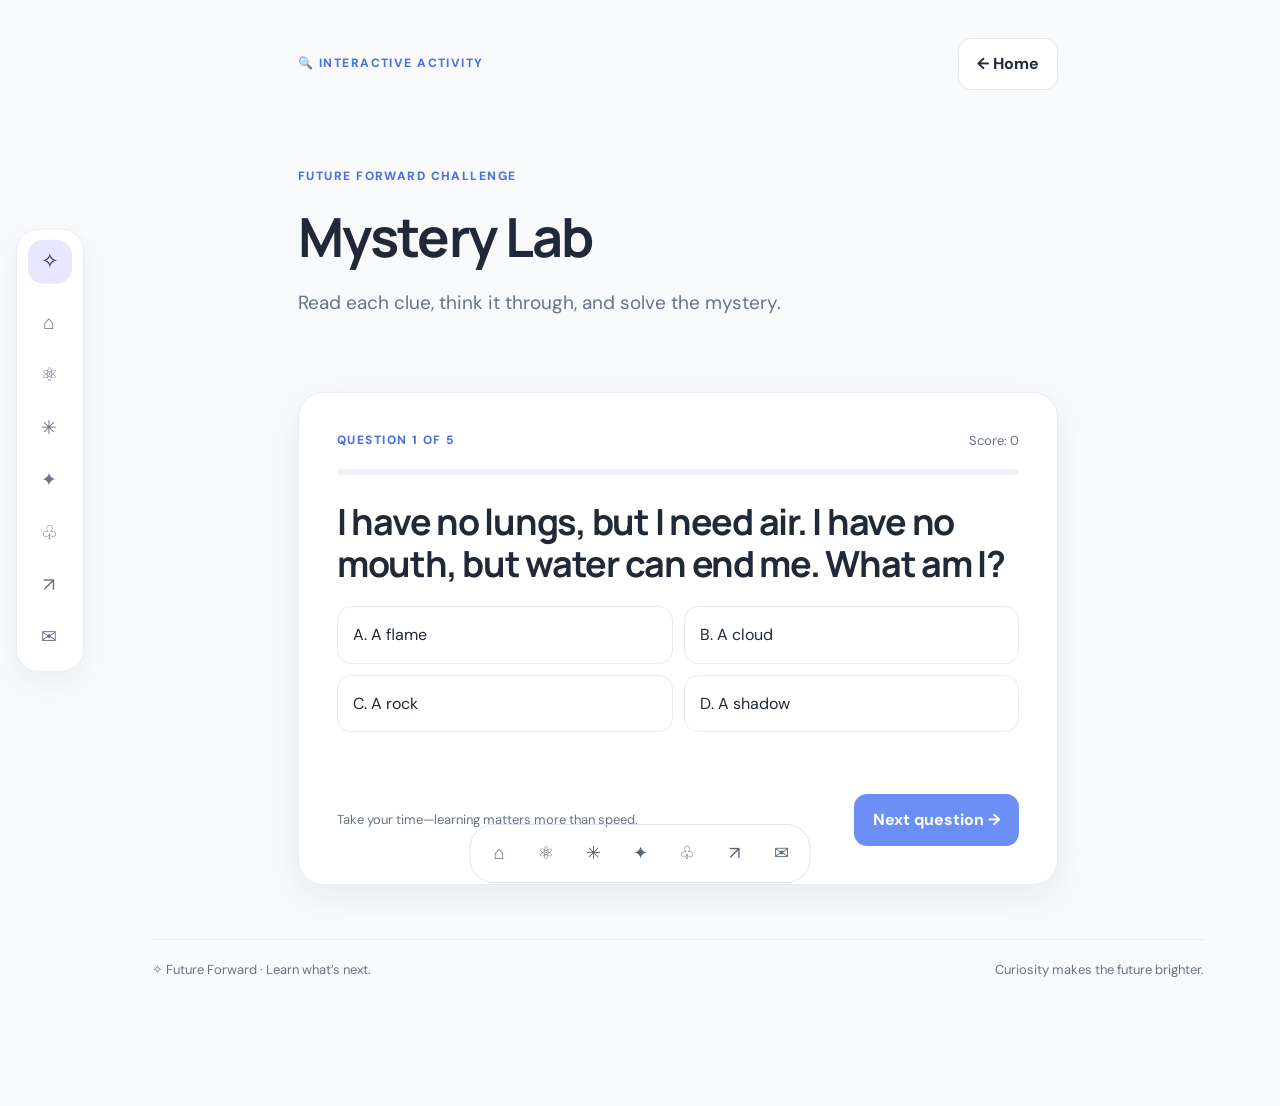
<file: mystery-lab.html>
<!doctype html><html lang="en"><head><meta charset="utf-8"><meta name="viewport" content="width=device-width, initial-scale=1"><meta name="theme-color" content="#F8FAFC"><meta name="description" content="Explore science, technology, innovation, and a more sustainable future."><title>Mystery Lab · Future Forward</title><link rel="stylesheet" href="style.css"></head><body><aside class="sidebar" aria-label="Main navigation"><a class="brand-mark" href="index.html" aria-label="Future Forward home">✧</a><a class="nav-link " href="index.html" aria-label="Home"><span class="ico">⌂</span><span class="label">Home</span></a><a class="nav-link " href="science.html" aria-label="Science"><span class="ico">⚛</span><span class="label">Science</span></a><a class="nav-link " href="technology-ai.html" aria-label="Technology"><span class="ico">✳</span><span class="label">Technology</span></a><a class="nav-link " href="innovation.html" aria-label="Innovation"><span class="ico">✦</span><span class="label">Innovation</span></a><a class="nav-link " href="sustainability.html" aria-label="Sustainability"><span class="ico">♧</span><span class="label">Sustainability</span></a><a class="nav-link " href="future-tech.html" aria-label="Future Tech"><span class="ico">↗</span><span class="label">Future Tech</span></a><a class="nav-link " href="contact.html" aria-label="Contact"><span class="ico">✉</span><span class="label">Contact</span></a></aside><main class="main"><div class="quiz-wrap"><div class="topline"><span class="eyebrow">🔍 INTERACTIVE ACTIVITY</span><a class="btn secondary" href="index.html">← Home</a></div><section class="page-hero"><span class="eyebrow">FUTURE FORWARD CHALLENGE</span><h1 style="font-size:clamp(38px,5vw,54px)">Mystery Lab</h1><p class="lead">Read each clue, think it through, and solve the mystery.</p></section><section class="quiz-card" id="quiz" data-questions='[["I have no lungs, but I need air. I have no mouth, but water can end me. What am I?", ["A flame", "A cloud", "A rock", "A shadow"], 0, "A flame needs oxygen and can be extinguished by water."], ["The more you take, the more you leave behind. What are they?", ["Photos", "Footsteps", "Books", "Stars"], 1, "When you walk, you leave footprints or footsteps behind."], ["I can travel around the world while staying in one corner. What am I?", ["A compass", "A stamp", "A map", "A clock"], 1, "A postage stamp can sit in the corner of an envelope as it travels."], ["A room has no doors or windows and is full of stars. What could it be?", ["A planetarium", "A cupboard", "A garden shed", "A cave"], 0, "A planetarium projects a star-filled sky inside a room."], ["What gets wetter as it dries?", ["A towel", "A candle", "A sponge cake", "A notebook"], 0, "A towel absorbs water from whatever it dries."]]'><div class="topline" style="margin-bottom:0"><span id="qCounter" class="eyebrow">QUESTION 1 OF 5</span><span id="scoreText" class="top-note">Score: 0</span></div><div class="progress"><span id="progressBar"></span></div><h2 id="questionText">Loading question…</h2><div class="answers" id="answers"></div><div id="feedback" class="quiz-feedback" aria-live="polite"></div><div class="quiz-actions"><span class="top-note">Take your time—learning matters more than speed.</span><button class="btn" id="nextQuestion" disabled>Next question →</button></div><div id="result" class="hidden" aria-live="polite"></div></section></div><footer class="footer"><span>✧ Future Forward · Learn what’s next.</span><span>Curiosity makes the future brighter.</span></footer></main><nav class="bottom-nav" aria-label="Quick navigation"><a class="bottom-item " href="index.html" aria-label="Home"><span class="ico">⌂</span><span class="label">Home</span></a><a class="bottom-item " href="science.html" aria-label="Science"><span class="ico">⚛</span><span class="label">Science</span></a><a class="bottom-item " href="technology-ai.html" aria-label="Technology"><span class="ico">✳</span><span class="label">Technology</span></a><a class="bottom-item " href="innovation.html" aria-label="Innovation"><span class="ico">✦</span><span class="label">Innovation</span></a><a class="bottom-item " href="sustainability.html" aria-label="Sustainability"><span class="ico">♧</span><span class="label">Sustainability</span></a><a class="bottom-item " href="future-tech.html" aria-label="Future Tech"><span class="ico">↗</span><span class="label">Future Tech</span></a><a class="bottom-item " href="contact.html" aria-label="Contact"><span class="ico">✉</span><span class="label">Contact</span></a></nav><div class="overlay" id="exploreOverlay" role="dialog" aria-modal="true" aria-label="Explore the Future"><div class="popup"><button class="close" id="closeExplore" aria-label="Close popup">×</button><div class="popup-grid"><a class="popup-card" href="brain-quiz.html"><div class="card-icon blue">🧠</div><h3>Brain Quiz</h3><p>Quick questions across science and technology.</p></a><a class="popup-card" href="mystery-lab.html"><div class="card-icon lav">🔍</div><h3>Mystery Lab</h3><p>Solve a mystery using clues and careful thinking.</p></a><a class="popup-card" href="tech-challenge.html"><div class="card-icon pink">⚡</div><h3>Tech Challenge</h3><p>Test your logic, AI, and robotics knowledge.</p></a><a class="popup-card" href="eco-mission.html"><div class="card-icon mint">🌍</div><h3>Eco Mission</h3><p>Make choices for a cleaner, greener planet.</p></a></div></div></div><script src="script.js"></script></body></html>
</file>
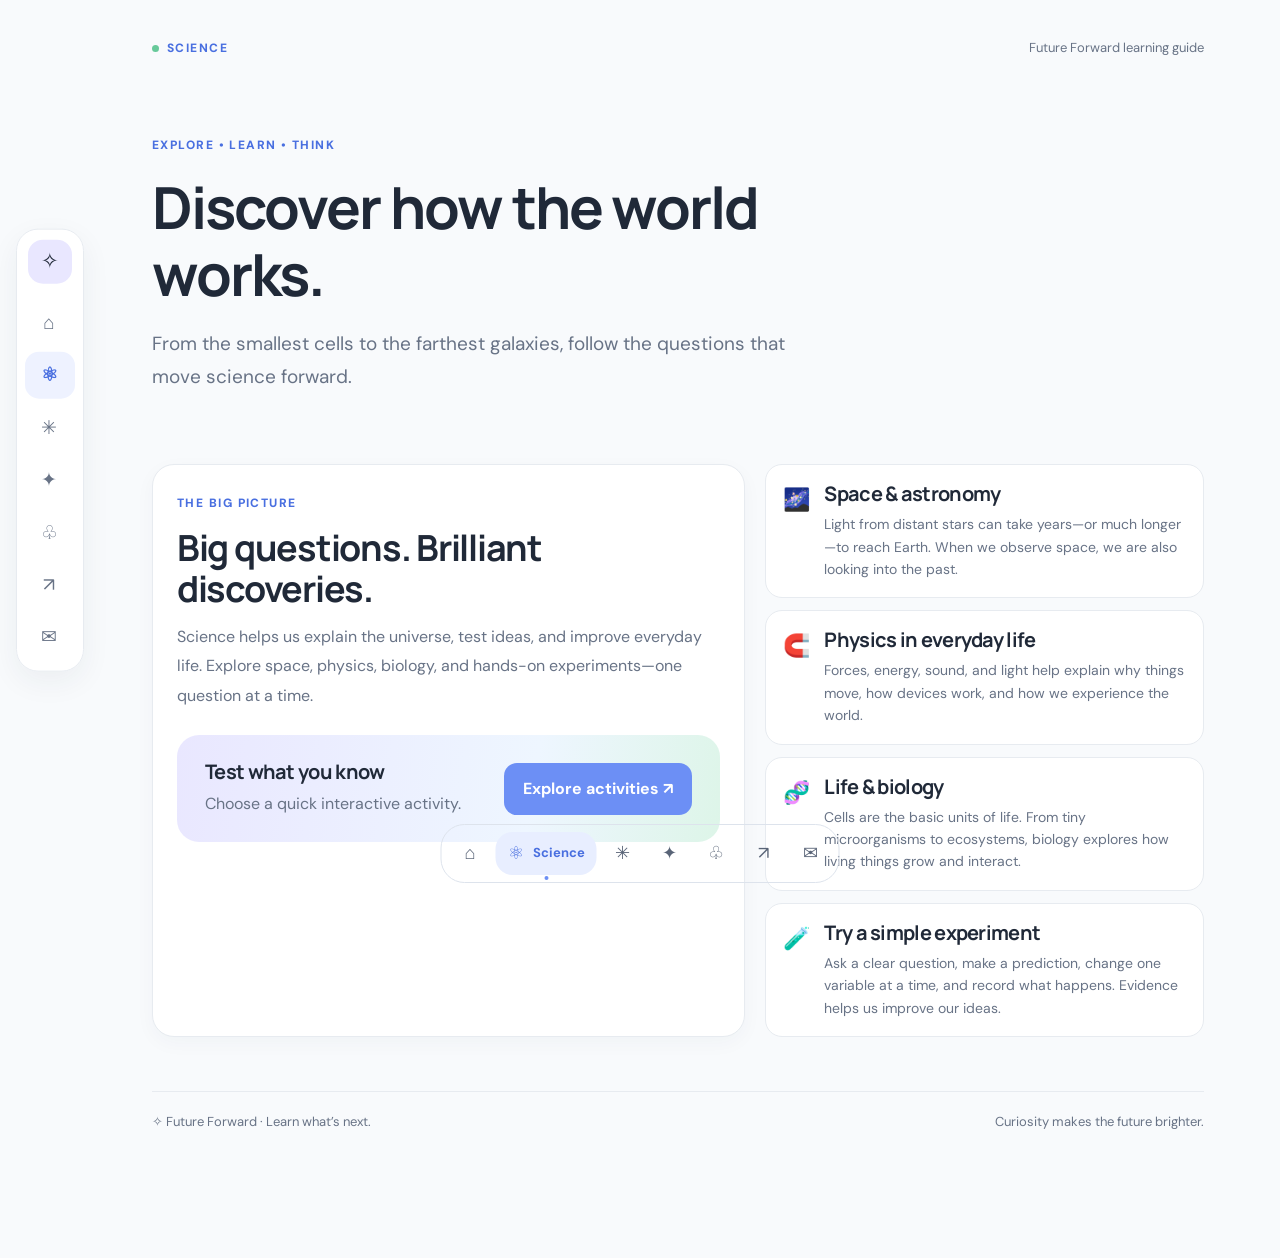
<file: science.html>
<!doctype html><html lang="en"><head><meta charset="utf-8"><meta name="viewport" content="width=device-width, initial-scale=1"><meta name="theme-color" content="#F8FAFC"><meta name="description" content="Explore science, technology, innovation, and a more sustainable future."><title>Science · Future Forward</title><link rel="stylesheet" href="style.css"></head><body><aside class="sidebar" aria-label="Main navigation"><a class="brand-mark" href="index.html" aria-label="Future Forward home">✧</a><a class="nav-link " href="index.html" aria-label="Home"><span class="ico">⌂</span><span class="label">Home</span></a><a class="nav-link active" href="science.html" aria-label="Science"><span class="ico">⚛</span><span class="label">Science</span></a><a class="nav-link " href="technology-ai.html" aria-label="Technology"><span class="ico">✳</span><span class="label">Technology</span></a><a class="nav-link " href="innovation.html" aria-label="Innovation"><span class="ico">✦</span><span class="label">Innovation</span></a><a class="nav-link " href="sustainability.html" aria-label="Sustainability"><span class="ico">♧</span><span class="label">Sustainability</span></a><a class="nav-link " href="future-tech.html" aria-label="Future Tech"><span class="ico">↗</span><span class="label">Future Tech</span></a><a class="nav-link " href="contact.html" aria-label="Contact"><span class="ico">✉</span><span class="label">Contact</span></a></aside><main class="main"><div class="topline"><span class="eyebrow"><span class="status-dot"></span> SCIENCE</span><span class="top-note">Future Forward learning guide</span></div><section class="page-hero"><span class="eyebrow">EXPLORE • LEARN • THINK</span><h1>Discover how the world works.</h1><p class="lead">From the smallest cells to the farthest galaxies, follow the questions that move science forward.</p></section><section class="content-grid"><div class="card"><span class="eyebrow">THE BIG PICTURE</span><h2 style="margin-top:12px">Big questions. Brilliant discoveries.</h2><p style="color:var(--muted);line-height:1.85">Science helps us explain the universe, test ideas, and improve everyday life. Explore space, physics, biology, and hands-on experiments—one question at a time.</p><div class="callout" style="margin-top:25px"><div><h3>Test what you know</h3><p>Choose a quick interactive activity.</p></div><button class="btn" data-open-explore>Explore activities ↗</button></div></div><div class="fact-list"><div class="fact"><span class="emoji">🌌</span><div><h3>Space & astronomy</h3><p>Light from distant stars can take years—or much longer—to reach Earth. When we observe space, we are also looking into the past.</p></div></div><div class="fact"><span class="emoji">🧲</span><div><h3>Physics in everyday life</h3><p>Forces, energy, sound, and light help explain why things move, how devices work, and how we experience the world.</p></div></div><div class="fact"><span class="emoji">🧬</span><div><h3>Life & biology</h3><p>Cells are the basic units of life. From tiny microorganisms to ecosystems, biology explores how living things grow and interact.</p></div></div><div class="fact"><span class="emoji">🧪</span><div><h3>Try a simple experiment</h3><p>Ask a clear question, make a prediction, change one variable at a time, and record what happens. Evidence helps us improve our ideas.</p></div></div></div></section><footer class="footer"><span>✧ Future Forward · Learn what’s next.</span><span>Curiosity makes the future brighter.</span></footer></main><nav class="bottom-nav" aria-label="Quick navigation"><a class="bottom-item " href="index.html" aria-label="Home"><span class="ico">⌂</span><span class="label">Home</span></a><a class="bottom-item active" href="science.html" aria-label="Science"><span class="ico">⚛</span><span class="label">Science</span></a><a class="bottom-item " href="technology-ai.html" aria-label="Technology"><span class="ico">✳</span><span class="label">Technology</span></a><a class="bottom-item " href="innovation.html" aria-label="Innovation"><span class="ico">✦</span><span class="label">Innovation</span></a><a class="bottom-item " href="sustainability.html" aria-label="Sustainability"><span class="ico">♧</span><span class="label">Sustainability</span></a><a class="bottom-item " href="future-tech.html" aria-label="Future Tech"><span class="ico">↗</span><span class="label">Future Tech</span></a><a class="bottom-item " href="contact.html" aria-label="Contact"><span class="ico">✉</span><span class="label">Contact</span></a></nav><div class="overlay" id="exploreOverlay" role="dialog" aria-modal="true" aria-label="Explore the Future"><div class="popup"><button class="close" id="closeExplore" aria-label="Close popup">×</button><div class="popup-grid"><a class="popup-card" href="brain-quiz.html"><div class="card-icon blue">🧠</div><h3>Brain Quiz</h3><p>Quick questions across science and technology.</p></a><a class="popup-card" href="mystery-lab.html"><div class="card-icon lav">🔍</div><h3>Mystery Lab</h3><p>Solve a mystery using clues and careful thinking.</p></a><a class="popup-card" href="tech-challenge.html"><div class="card-icon pink">⚡</div><h3>Tech Challenge</h3><p>Test your logic, AI, and robotics knowledge.</p></a><a class="popup-card" href="eco-mission.html"><div class="card-icon mint">🌍</div><h3>Eco Mission</h3><p>Make choices for a cleaner, greener planet.</p></a></div></div></div><script src="script.js"></script></body></html>
</file>
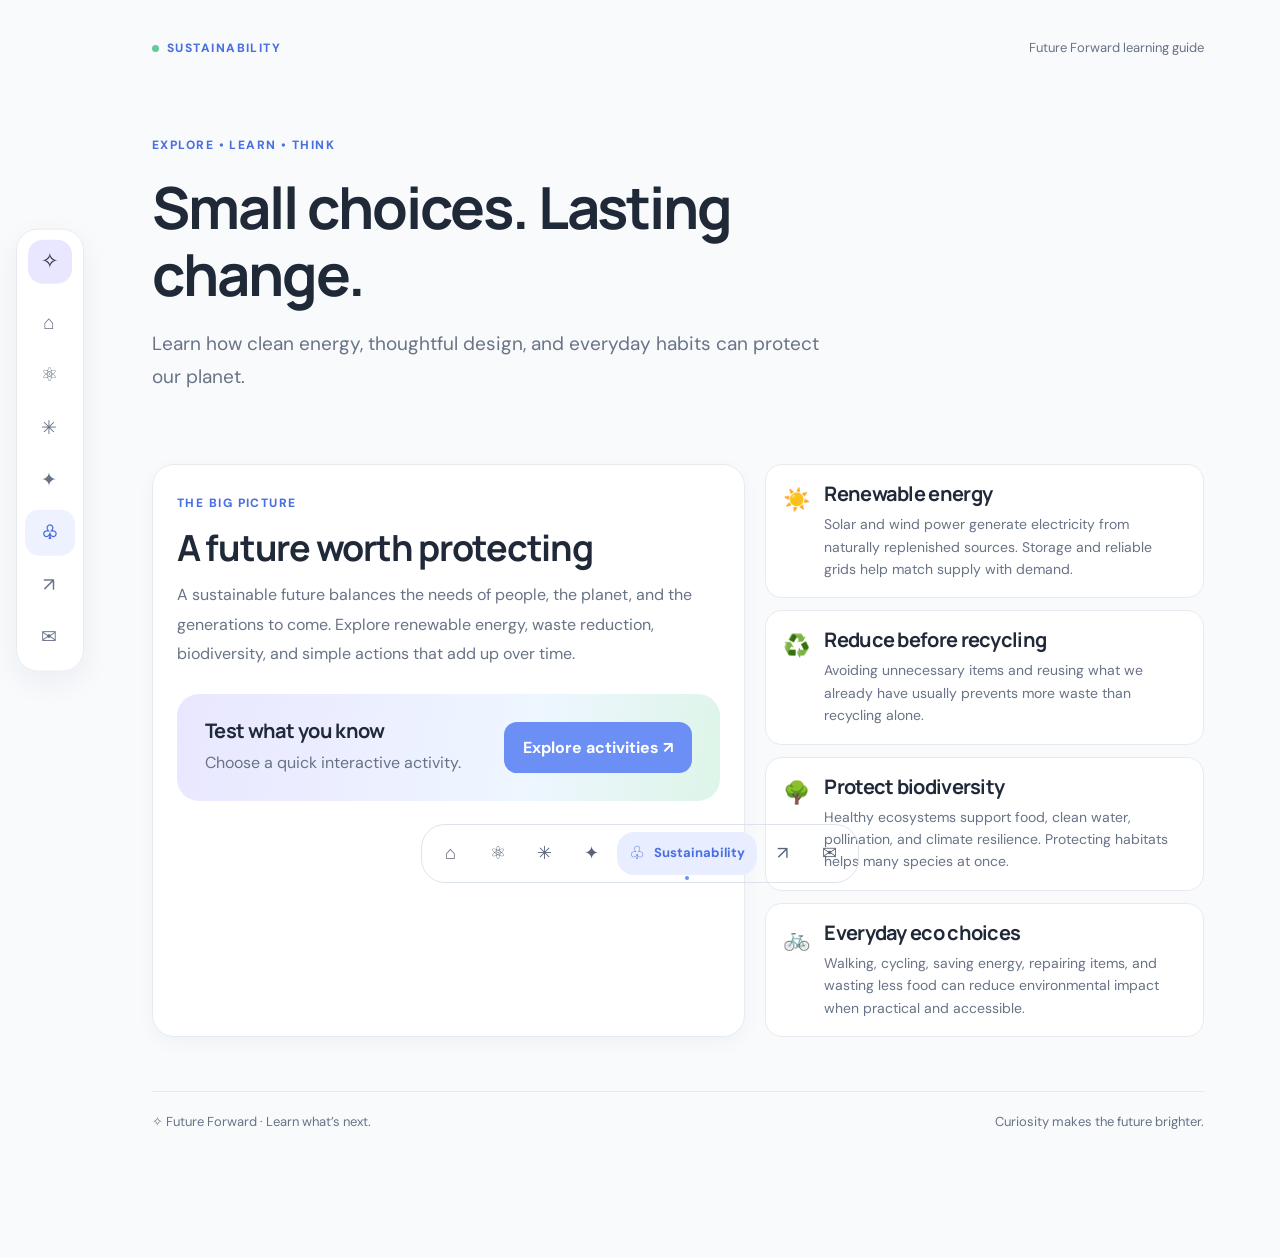
<file: sustainability.html>
<!doctype html><html lang="en"><head><meta charset="utf-8"><meta name="viewport" content="width=device-width, initial-scale=1"><meta name="theme-color" content="#F8FAFC"><meta name="description" content="Explore science, technology, innovation, and a more sustainable future."><title>Sustainability · Future Forward</title><link rel="stylesheet" href="style.css"></head><body><aside class="sidebar" aria-label="Main navigation"><a class="brand-mark" href="index.html" aria-label="Future Forward home">✧</a><a class="nav-link " href="index.html" aria-label="Home"><span class="ico">⌂</span><span class="label">Home</span></a><a class="nav-link " href="science.html" aria-label="Science"><span class="ico">⚛</span><span class="label">Science</span></a><a class="nav-link " href="technology-ai.html" aria-label="Technology"><span class="ico">✳</span><span class="label">Technology</span></a><a class="nav-link " href="innovation.html" aria-label="Innovation"><span class="ico">✦</span><span class="label">Innovation</span></a><a class="nav-link active" href="sustainability.html" aria-label="Sustainability"><span class="ico">♧</span><span class="label">Sustainability</span></a><a class="nav-link " href="future-tech.html" aria-label="Future Tech"><span class="ico">↗</span><span class="label">Future Tech</span></a><a class="nav-link " href="contact.html" aria-label="Contact"><span class="ico">✉</span><span class="label">Contact</span></a></aside><main class="main"><div class="topline"><span class="eyebrow"><span class="status-dot"></span> SUSTAINABILITY</span><span class="top-note">Future Forward learning guide</span></div><section class="page-hero"><span class="eyebrow">EXPLORE • LEARN • THINK</span><h1>Small choices. Lasting change.</h1><p class="lead">Learn how clean energy, thoughtful design, and everyday habits can protect our planet.</p></section><section class="content-grid"><div class="card"><span class="eyebrow">THE BIG PICTURE</span><h2 style="margin-top:12px">A future worth protecting</h2><p style="color:var(--muted);line-height:1.85">A sustainable future balances the needs of people, the planet, and the generations to come. Explore renewable energy, waste reduction, biodiversity, and simple actions that add up over time.</p><div class="callout" style="margin-top:25px"><div><h3>Test what you know</h3><p>Choose a quick interactive activity.</p></div><button class="btn" data-open-explore>Explore activities ↗</button></div></div><div class="fact-list"><div class="fact"><span class="emoji">☀️</span><div><h3>Renewable energy</h3><p>Solar and wind power generate electricity from naturally replenished sources. Storage and reliable grids help match supply with demand.</p></div></div><div class="fact"><span class="emoji">♻️</span><div><h3>Reduce before recycling</h3><p>Avoiding unnecessary items and reusing what we already have usually prevents more waste than recycling alone.</p></div></div><div class="fact"><span class="emoji">🌳</span><div><h3>Protect biodiversity</h3><p>Healthy ecosystems support food, clean water, pollination, and climate resilience. Protecting habitats helps many species at once.</p></div></div><div class="fact"><span class="emoji">🚲</span><div><h3>Everyday eco choices</h3><p>Walking, cycling, saving energy, repairing items, and wasting less food can reduce environmental impact when practical and accessible.</p></div></div></div></section><footer class="footer"><span>✧ Future Forward · Learn what’s next.</span><span>Curiosity makes the future brighter.</span></footer></main><nav class="bottom-nav" aria-label="Quick navigation"><a class="bottom-item " href="index.html" aria-label="Home"><span class="ico">⌂</span><span class="label">Home</span></a><a class="bottom-item " href="science.html" aria-label="Science"><span class="ico">⚛</span><span class="label">Science</span></a><a class="bottom-item " href="technology-ai.html" aria-label="Technology"><span class="ico">✳</span><span class="label">Technology</span></a><a class="bottom-item " href="innovation.html" aria-label="Innovation"><span class="ico">✦</span><span class="label">Innovation</span></a><a class="bottom-item active" href="sustainability.html" aria-label="Sustainability"><span class="ico">♧</span><span class="label">Sustainability</span></a><a class="bottom-item " href="future-tech.html" aria-label="Future Tech"><span class="ico">↗</span><span class="label">Future Tech</span></a><a class="bottom-item " href="contact.html" aria-label="Contact"><span class="ico">✉</span><span class="label">Contact</span></a></nav><div class="overlay" id="exploreOverlay" role="dialog" aria-modal="true" aria-label="Explore the Future"><div class="popup"><button class="close" id="closeExplore" aria-label="Close popup">×</button><div class="popup-grid"><a class="popup-card" href="brain-quiz.html"><div class="card-icon blue">🧠</div><h3>Brain Quiz</h3><p>Quick questions across science and technology.</p></a><a class="popup-card" href="mystery-lab.html"><div class="card-icon lav">🔍</div><h3>Mystery Lab</h3><p>Solve a mystery using clues and careful thinking.</p></a><a class="popup-card" href="tech-challenge.html"><div class="card-icon pink">⚡</div><h3>Tech Challenge</h3><p>Test your logic, AI, and robotics knowledge.</p></a><a class="popup-card" href="eco-mission.html"><div class="card-icon mint">🌍</div><h3>Eco Mission</h3><p>Make choices for a cleaner, greener planet.</p></a></div></div></div><script src="script.js"></script></body></html>
</file>
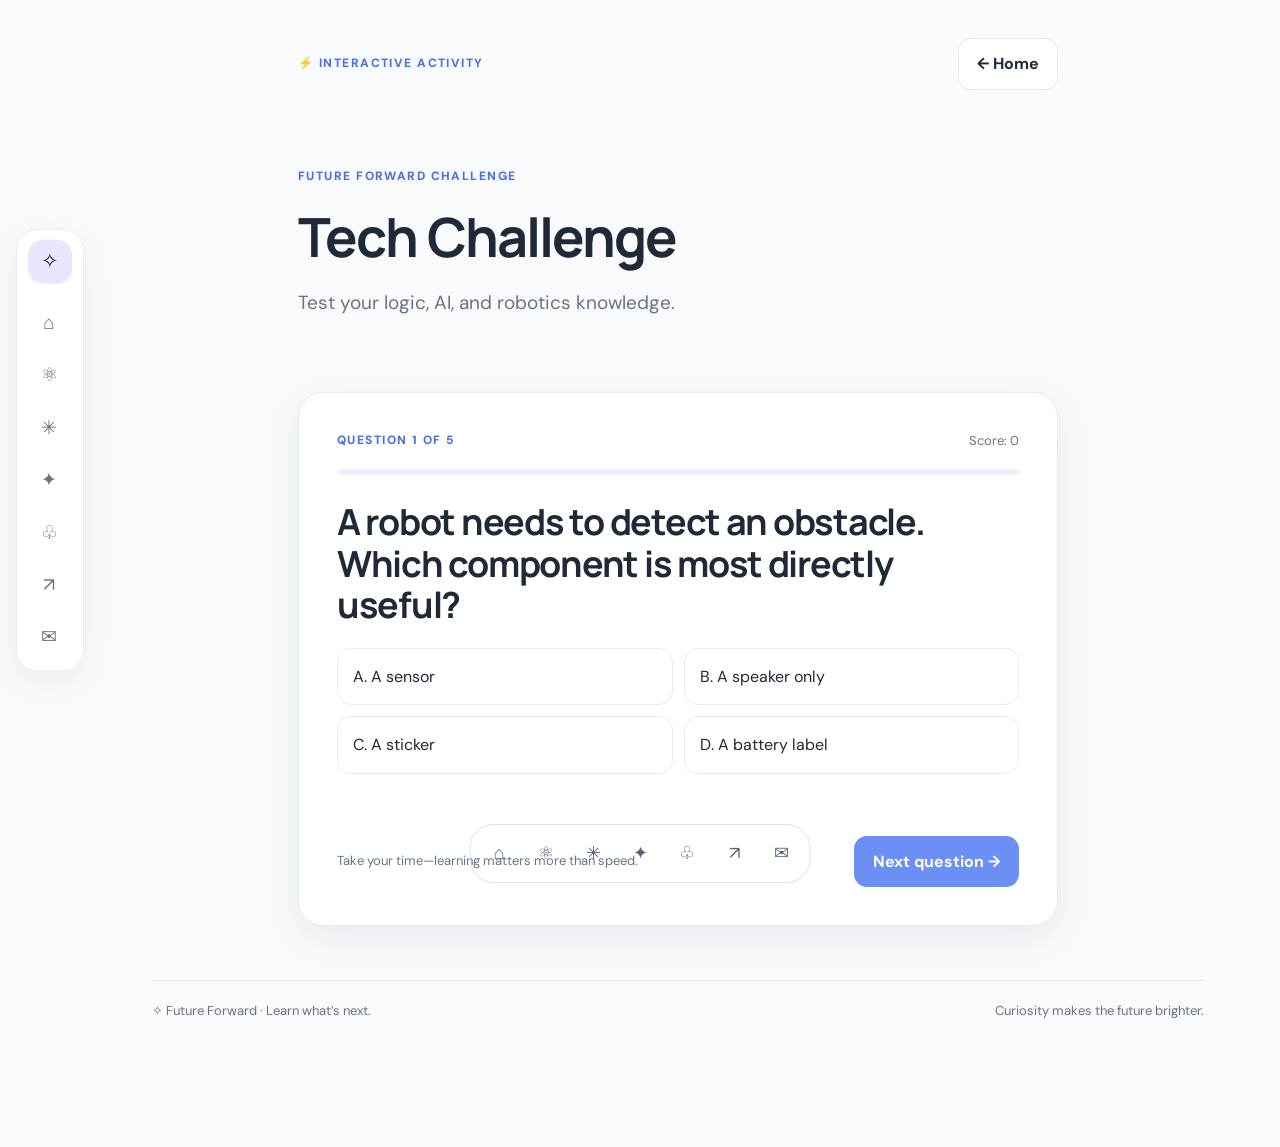
<file: tech-challenge.html>
<!doctype html><html lang="en"><head><meta charset="utf-8"><meta name="viewport" content="width=device-width, initial-scale=1"><meta name="theme-color" content="#F8FAFC"><meta name="description" content="Explore science, technology, innovation, and a more sustainable future."><title>Tech Challenge · Future Forward</title><link rel="stylesheet" href="style.css"></head><body><aside class="sidebar" aria-label="Main navigation"><a class="brand-mark" href="index.html" aria-label="Future Forward home">✧</a><a class="nav-link " href="index.html" aria-label="Home"><span class="ico">⌂</span><span class="label">Home</span></a><a class="nav-link " href="science.html" aria-label="Science"><span class="ico">⚛</span><span class="label">Science</span></a><a class="nav-link " href="technology-ai.html" aria-label="Technology"><span class="ico">✳</span><span class="label">Technology</span></a><a class="nav-link " href="innovation.html" aria-label="Innovation"><span class="ico">✦</span><span class="label">Innovation</span></a><a class="nav-link " href="sustainability.html" aria-label="Sustainability"><span class="ico">♧</span><span class="label">Sustainability</span></a><a class="nav-link " href="future-tech.html" aria-label="Future Tech"><span class="ico">↗</span><span class="label">Future Tech</span></a><a class="nav-link " href="contact.html" aria-label="Contact"><span class="ico">✉</span><span class="label">Contact</span></a></aside><main class="main"><div class="quiz-wrap"><div class="topline"><span class="eyebrow">⚡ INTERACTIVE ACTIVITY</span><a class="btn secondary" href="index.html">← Home</a></div><section class="page-hero"><span class="eyebrow">FUTURE FORWARD CHALLENGE</span><h1 style="font-size:clamp(38px,5vw,54px)">Tech Challenge</h1><p class="lead">Test your logic, AI, and robotics knowledge.</p></section><section class="quiz-card" id="quiz" data-questions='[["A robot needs to detect an obstacle. Which component is most directly useful?", ["A sensor", "A speaker only", "A sticker", "A battery label"], 0, "Sensors provide information about the robot’s surroundings."], ["Why should an AI result be checked before an important decision?", ["AI never uses data", "AI can make mistakes", "AI has feelings", "AI works only offline"], 1, "AI outputs can be inaccurate or incomplete, so verification matters."], ["A program repeats the same instruction ten times. This is usually called a…", ["Loop", "Pixel", "Sensor", "Circuit"], 0, "A loop repeats a block of instructions."], ["Which is the strongest password practice?", ["Reuse one password", "Use your birthday", "Use a long unique password", "Share it with friends"], 2, "Long, unique passwords reduce the risk from reused or easily guessed credentials."], ["A solar-powered device gets less energy on a cloudy day. What is a sensible design addition?", ["A paper screen", "Energy storage", "More stickers", "A louder alarm"], 1, "A battery or other storage can help keep a device running when sunlight is limited."]]'><div class="topline" style="margin-bottom:0"><span id="qCounter" class="eyebrow">QUESTION 1 OF 5</span><span id="scoreText" class="top-note">Score: 0</span></div><div class="progress"><span id="progressBar"></span></div><h2 id="questionText">Loading question…</h2><div class="answers" id="answers"></div><div id="feedback" class="quiz-feedback" aria-live="polite"></div><div class="quiz-actions"><span class="top-note">Take your time—learning matters more than speed.</span><button class="btn" id="nextQuestion" disabled>Next question →</button></div><div id="result" class="hidden" aria-live="polite"></div></section></div><footer class="footer"><span>✧ Future Forward · Learn what’s next.</span><span>Curiosity makes the future brighter.</span></footer></main><nav class="bottom-nav" aria-label="Quick navigation"><a class="bottom-item " href="index.html" aria-label="Home"><span class="ico">⌂</span><span class="label">Home</span></a><a class="bottom-item " href="science.html" aria-label="Science"><span class="ico">⚛</span><span class="label">Science</span></a><a class="bottom-item " href="technology-ai.html" aria-label="Technology"><span class="ico">✳</span><span class="label">Technology</span></a><a class="bottom-item " href="innovation.html" aria-label="Innovation"><span class="ico">✦</span><span class="label">Innovation</span></a><a class="bottom-item " href="sustainability.html" aria-label="Sustainability"><span class="ico">♧</span><span class="label">Sustainability</span></a><a class="bottom-item " href="future-tech.html" aria-label="Future Tech"><span class="ico">↗</span><span class="label">Future Tech</span></a><a class="bottom-item " href="contact.html" aria-label="Contact"><span class="ico">✉</span><span class="label">Contact</span></a></nav><div class="overlay" id="exploreOverlay" role="dialog" aria-modal="true" aria-label="Explore the Future"><div class="popup"><button class="close" id="closeExplore" aria-label="Close popup">×</button><div class="popup-grid"><a class="popup-card" href="brain-quiz.html"><div class="card-icon blue">🧠</div><h3>Brain Quiz</h3><p>Quick questions across science and technology.</p></a><a class="popup-card" href="mystery-lab.html"><div class="card-icon lav">🔍</div><h3>Mystery Lab</h3><p>Solve a mystery using clues and careful thinking.</p></a><a class="popup-card" href="tech-challenge.html"><div class="card-icon pink">⚡</div><h3>Tech Challenge</h3><p>Test your logic, AI, and robotics knowledge.</p></a><a class="popup-card" href="eco-mission.html"><div class="card-icon mint">🌍</div><h3>Eco Mission</h3><p>Make choices for a cleaner, greener planet.</p></a></div></div></div><script src="script.js"></script></body></html>
</file>
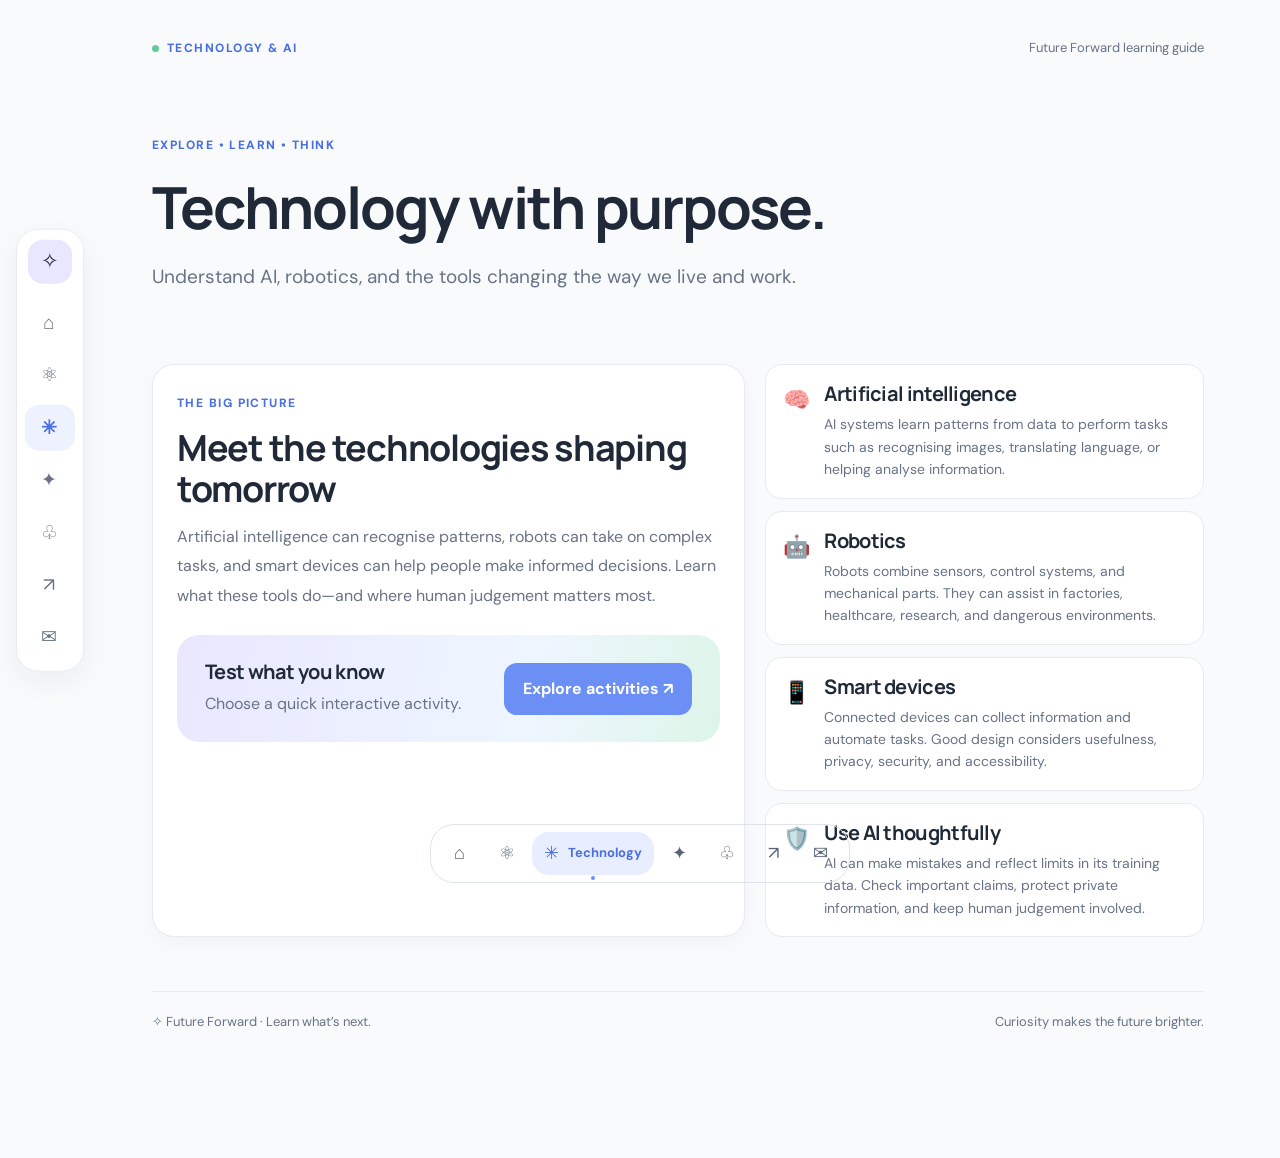
<file: technology-ai.html>
<!doctype html><html lang="en"><head><meta charset="utf-8"><meta name="viewport" content="width=device-width, initial-scale=1"><meta name="theme-color" content="#F8FAFC"><meta name="description" content="Explore science, technology, innovation, and a more sustainable future."><title>Technology & AI · Future Forward</title><link rel="stylesheet" href="style.css"></head><body><aside class="sidebar" aria-label="Main navigation"><a class="brand-mark" href="index.html" aria-label="Future Forward home">✧</a><a class="nav-link " href="index.html" aria-label="Home"><span class="ico">⌂</span><span class="label">Home</span></a><a class="nav-link " href="science.html" aria-label="Science"><span class="ico">⚛</span><span class="label">Science</span></a><a class="nav-link active" href="technology-ai.html" aria-label="Technology"><span class="ico">✳</span><span class="label">Technology</span></a><a class="nav-link " href="innovation.html" aria-label="Innovation"><span class="ico">✦</span><span class="label">Innovation</span></a><a class="nav-link " href="sustainability.html" aria-label="Sustainability"><span class="ico">♧</span><span class="label">Sustainability</span></a><a class="nav-link " href="future-tech.html" aria-label="Future Tech"><span class="ico">↗</span><span class="label">Future Tech</span></a><a class="nav-link " href="contact.html" aria-label="Contact"><span class="ico">✉</span><span class="label">Contact</span></a></aside><main class="main"><div class="topline"><span class="eyebrow"><span class="status-dot"></span> TECHNOLOGY & AI</span><span class="top-note">Future Forward learning guide</span></div><section class="page-hero"><span class="eyebrow">EXPLORE • LEARN • THINK</span><h1>Technology with purpose.</h1><p class="lead">Understand AI, robotics, and the tools changing the way we live and work.</p></section><section class="content-grid"><div class="card"><span class="eyebrow">THE BIG PICTURE</span><h2 style="margin-top:12px">Meet the technologies shaping tomorrow</h2><p style="color:var(--muted);line-height:1.85">Artificial intelligence can recognise patterns, robots can take on complex tasks, and smart devices can help people make informed decisions. Learn what these tools do—and where human judgement matters most.</p><div class="callout" style="margin-top:25px"><div><h3>Test what you know</h3><p>Choose a quick interactive activity.</p></div><button class="btn" data-open-explore>Explore activities ↗</button></div></div><div class="fact-list"><div class="fact"><span class="emoji">🧠</span><div><h3>Artificial intelligence</h3><p>AI systems learn patterns from data to perform tasks such as recognising images, translating language, or helping analyse information.</p></div></div><div class="fact"><span class="emoji">🤖</span><div><h3>Robotics</h3><p>Robots combine sensors, control systems, and mechanical parts. They can assist in factories, healthcare, research, and dangerous environments.</p></div></div><div class="fact"><span class="emoji">📱</span><div><h3>Smart devices</h3><p>Connected devices can collect information and automate tasks. Good design considers usefulness, privacy, security, and accessibility.</p></div></div><div class="fact"><span class="emoji">🛡️</span><div><h3>Use AI thoughtfully</h3><p>AI can make mistakes and reflect limits in its training data. Check important claims, protect private information, and keep human judgement involved.</p></div></div></div></section><footer class="footer"><span>✧ Future Forward · Learn what’s next.</span><span>Curiosity makes the future brighter.</span></footer></main><nav class="bottom-nav" aria-label="Quick navigation"><a class="bottom-item " href="index.html" aria-label="Home"><span class="ico">⌂</span><span class="label">Home</span></a><a class="bottom-item " href="science.html" aria-label="Science"><span class="ico">⚛</span><span class="label">Science</span></a><a class="bottom-item active" href="technology-ai.html" aria-label="Technology"><span class="ico">✳</span><span class="label">Technology</span></a><a class="bottom-item " href="innovation.html" aria-label="Innovation"><span class="ico">✦</span><span class="label">Innovation</span></a><a class="bottom-item " href="sustainability.html" aria-label="Sustainability"><span class="ico">♧</span><span class="label">Sustainability</span></a><a class="bottom-item " href="future-tech.html" aria-label="Future Tech"><span class="ico">↗</span><span class="label">Future Tech</span></a><a class="bottom-item " href="contact.html" aria-label="Contact"><span class="ico">✉</span><span class="label">Contact</span></a></nav><div class="overlay" id="exploreOverlay" role="dialog" aria-modal="true" aria-label="Explore the Future"><div class="popup"><button class="close" id="closeExplore" aria-label="Close popup">×</button><div class="popup-grid"><a class="popup-card" href="brain-quiz.html"><div class="card-icon blue">🧠</div><h3>Brain Quiz</h3><p>Quick questions across science and technology.</p></a><a class="popup-card" href="mystery-lab.html"><div class="card-icon lav">🔍</div><h3>Mystery Lab</h3><p>Solve a mystery using clues and careful thinking.</p></a><a class="popup-card" href="tech-challenge.html"><div class="card-icon pink">⚡</div><h3>Tech Challenge</h3><p>Test your logic, AI, and robotics knowledge.</p></a><a class="popup-card" href="eco-mission.html"><div class="card-icon mint">🌍</div><h3>Eco Mission</h3><p>Make choices for a cleaner, greener planet.</p></a></div></div></div><script src="script.js"></script></body></html>
</file>
<file: style.css>
@import url('https://fonts.googleapis.com/css2?family=DM+Sans:wght@400;500;600;700&family=Manrope:wght@400;500;600;700;800&display=swap');
:root{--bg:#F8FAFC;--paper:#fff;--ink:#202938;--muted:#687386;--blue:#6C8FF5;--blue-dark:#496fe0;--lav:#E9E7FF;--mint:#DDF5E8;--pink:#FCE7F3;--line:#E7EBF0;--shadow:0 12px 35px rgba(34,50,80,.07);--sidebar:72px}*{box-sizing:border-box}html{scroll-behavior:smooth}body{margin:0;background:var(--bg);color:var(--ink);font-family:'DM Sans',sans-serif;line-height:1.6}a{color:inherit;text-decoration:none}button,input,textarea{font:inherit}button,a{ -webkit-tap-highlight-color:transparent}button:focus-visible,a:focus-visible,input:focus-visible,textarea:focus-visible{outline:3px solid #a8bcff;outline-offset:3px}.sidebar{position:fixed;z-index:20;left:16px;top:50%;transform:translateY(-50%);width:68px;padding:10px 8px;background:rgba(255,255,255,.94);border:1px solid var(--line);border-radius:22px;box-shadow:0 10px 30px rgba(31,45,70,.06);display:flex;flex-direction:column;gap:6px;transition:width .25s ease;overflow:hidden}.sidebar:hover{width:224px}.brand-mark{width:44px;height:44px;display:grid;place-items:center;border-radius:15px;background:var(--lav);font-size:21px;margin:0 auto 10px;flex-shrink:0}.nav-link{display:flex;align-items:center;gap:13px;width:100%;min-height:46px;padding:8px 11px;border-radius:14px;color:var(--muted);white-space:nowrap;transition:background .2s,color .2s}.nav-link .ico{width:26px;text-align:center;font-size:19px;flex-shrink:0}.nav-link .label{opacity:0;transition:opacity .15s}.sidebar:hover .nav-link .label{opacity:1}.nav-link.active,.nav-link:hover{background:#EEF2FF;color:var(--blue-dark)}.nav-link.active{font-weight:700}.main{max-width:1200px;margin:0 auto;padding:38px 36px 125px 112px}.topline{display:flex;align-items:center;justify-content:space-between;gap:16px;margin-bottom:30px}.eyebrow{display:inline-flex;align-items:center;gap:8px;font-size:12px;letter-spacing:.12em;text-transform:uppercase;font-weight:800;color:var(--blue-dark)}.status-dot{width:7px;height:7px;border-radius:50%;background:#67C99A}.top-note{font-size:13px;color:var(--muted)}h1,h2,h3{font-family:Manrope,sans-serif;line-height:1.15;letter-spacing:-.035em}h1{font-size:clamp(38px,6vw,68px);max-width:780px;margin:18px 0}h2{font-size:clamp(25px,3vw,36px);margin:0 0 12px}h3{font-size:20px;margin:0 0 8px}.lead{font-size:clamp(16px,2vw,19px);color:var(--muted);max-width:670px;line-height:1.75}.hero{position:relative;overflow:hidden;border:1px solid var(--line);border-radius:30px;background:linear-gradient(120deg,#fff 25%,#F0F3FF 100%);padding:clamp(28px,6vw,68px);box-shadow:var(--shadow);min-height:360px}.hero:after{content:'';position:absolute;width:300px;height:300px;right:-65px;top:35px;border-radius:50%;background:radial-gradient(circle at 35% 35%,#DDF5E8 0 16%,#DDE6FF 17% 42%,#E9E7FF 43% 66%,rgba(233,231,255,0) 67%);opacity:.85}.hero-content{position:relative;z-index:1;max-width:720px}.hero .lead{margin-bottom:28px}.btn{display:inline-flex;align-items:center;justify-content:center;gap:9px;padding:12px 18px;border:1px solid transparent;border-radius:13px;background:var(--blue);color:#fff;font-weight:700;cursor:pointer;transition:transform .2s,background .2s}.btn:hover{transform:translateY(-2px);background:var(--blue-dark)}.btn.secondary{background:#fff;border-color:var(--line);color:var(--ink)}.btn.secondary:hover{background:#F4F6FF}.section{margin-top:54px}.section-head{display:flex;align-items:end;justify-content:space-between;gap:20px;margin-bottom:20px}.section-head p{margin:0;color:var(--muted);max-width:500px}.grid{display:grid;grid-template-columns:repeat(3,minmax(0,1fr));gap:17px}.card{background:var(--paper);border:1px solid var(--line);border-radius:22px;padding:24px;box-shadow:0 6px 20px rgba(34,50,80,.035);transition:transform .2s,box-shadow .2s}.card:hover{transform:translateY(-4px);box-shadow:var(--shadow)}.card p{color:var(--muted);margin:0}.card-icon{width:48px;height:48px;display:grid;place-items:center;border-radius:16px;background:var(--lav);font-size:23px;margin-bottom:20px}.card-icon.mint{background:var(--mint)}.card-icon.pink{background:var(--pink)}.card-icon.blue{background:#E5EDFF}.card .small-link{display:inline-flex;margin-top:18px;color:var(--blue-dark);font-weight:700;font-size:14px}.callout{margin-top:28px;padding:25px 28px;border-radius:22px;background:linear-gradient(100deg,#E9E7FF,#EEF6FF 65%,#DDF5E8);display:flex;align-items:center;justify-content:space-between;gap:18px}.callout p{margin:5px 0 0;color:var(--muted)}.page-hero{padding:42px 0 28px}.page-hero h1{font-size:clamp(38px,5vw,58px)}.content-grid{display:grid;grid-template-columns:1.15fr .85fr;gap:20px;margin-top:24px}.fact-list{display:grid;gap:12px}.fact{display:flex;gap:14px;padding:17px;background:#fff;border:1px solid var(--line);border-radius:17px}.fact .emoji{font-size:22px}.fact p{margin:3px 0 0;color:var(--muted);font-size:14px}.bottom-nav{position:fixed;z-index:30;bottom:17px;left:50%;transform:translateX(-50%);display:flex;align-items:center;gap:4px;padding:7px;border:1px solid #DDE3EC;border-radius:24px;background:transparent;box-shadow:none;max-width:calc(100vw - 20px)}.bottom-item{height:43px;min-width:43px;display:flex;align-items:center;justify-content:center;gap:9px;padding:0 12px;border-radius:17px;color:#596477;border:0;background:transparent;cursor:pointer;white-space:nowrap;transition:background .2s,color .2s}.bottom-item .label{display:none;font-size:13px;font-weight:700}.bottom-item.active{background:#E8EEFF;color:var(--blue-dark)}.bottom-item.active .label{display:inline}.bottom-item .ico{font-size:18px}.bottom-item.active:after{content:'';position:absolute;width:4px;height:4px;border-radius:50%;background:var(--blue);bottom:2px}.bottom-item:hover{background:#EEF2F8}.bottom-item.active:hover{background:#E8EEFF}.overlay{position:fixed;inset:0;z-index:60;display:none;place-items:center;padding:18px;background:rgba(28,37,54,.25);backdrop-filter:blur(2px)}.overlay.open{display:grid;animation:fade .18s ease}.popup{position:relative;width:min(520px,100%);padding:28px;background:#fff;border:1px solid rgba(255,255,255,.8);border-radius:25px;box-shadow:0 25px 80px rgba(25,35,55,.16);animation:rise .22s ease}.close{position:absolute;right:14px;top:12px;border:0;background:#F2F4F8;width:34px;height:34px;border-radius:11px;font-size:23px;color:var(--muted);cursor:pointer}.popup-grid{display:grid;grid-template-columns:repeat(2,minmax(0,1fr));gap:13px;margin-top:6px}.popup-card{display:block;padding:19px;border:1px solid var(--line);border-radius:17px;background:#fff;transition:transform .2s,border-color .2s}.popup-card:hover{transform:translateY(-3px);border-color:#C7D3FF}.popup-card .card-icon{width:42px;height:42px;margin-bottom:13px;font-size:20px}.popup-card h3{font-size:17px}.popup-card p{font-size:13px;color:var(--muted);line-height:1.5;margin:0}.footer{margin-top:54px;padding-top:20px;border-top:1px solid var(--line);display:flex;justify-content:space-between;gap:15px;color:var(--muted);font-size:13px}.quiz-wrap{max-width:760px;margin:0 auto}.quiz-card{background:#fff;border:1px solid var(--line);border-radius:25px;padding:clamp(22px,5vw,38px);box-shadow:var(--shadow);margin-top:25px}.progress{height:6px;background:#EEF1F6;border-radius:10px;overflow:hidden;margin:18px 0 26px}.progress span{display:block;height:100%;width:0;background:var(--blue);transition:width .2s}.answers{display:grid;grid-template-columns:1fr 1fr;gap:11px;margin-top:22px}.answer{padding:15px;text-align:left;border:1px solid var(--line);background:#fff;border-radius:14px;cursor:pointer;color:var(--ink)}.answer:hover{border-color:#AABCFB;background:#F7F8FF}.answer.correct{background:#E7F8EE;border-color:#8AD4A8}.answer.wrong{background:#FFF0F1;border-color:#F3A4AB}.quiz-feedback{min-height:30px;color:var(--muted);margin-top:16px}.quiz-actions{display:flex;align-items:center;justify-content:space-between;gap:12px;margin-top:16px}.hidden{display:none!important}.form{display:grid;gap:14px}.form label{font-weight:700;font-size:14px}.form input,.form textarea{width:100%;padding:13px 14px;border:1px solid var(--line);border-radius:12px;background:#fff;margin-top:6px;color:var(--ink)}.form textarea{min-height:120px;resize:vertical}.notice{padding:13px 15px;border-radius:12px;background:#E7F8EE;color:#276443;margin-top:14px}.mobile-brand{display:none}
@keyframes fade{from{opacity:0}to{opacity:1}}@keyframes rise{from{opacity:0;transform:translateY(8px) scale(.98)}to{opacity:1;transform:translateY(0) scale(1)}}
@media(max-width:900px){.grid{grid-template-columns:repeat(2,minmax(0,1fr))}.hero:after{right:-130px;opacity:.5}.content-grid{grid-template-columns:1fr}.main{padding-right:24px}}
@media(max-width:620px){:root{--sidebar:0px}.sidebar{display:none}.main{padding:22px 16px 105px}.topline{margin-bottom:18px}.top-note{display:none}.hero{padding:28px 23px;min-height:0;border-radius:24px}.hero:after{width:190px;height:190px;right:-100px;top:auto;bottom:-70px;opacity:.45}.hero-content{max-width:100%}h1{font-size:40px}.lead{font-size:16px}.grid{grid-template-columns:1fr}.card{padding:21px}.section{margin-top:38px}.section-head{align-items:start;flex-direction:column}.callout{align-items:flex-start;flex-direction:column}.bottom-nav{bottom:10px;padding:5px;gap:1px;border-radius:19px;max-width:calc(100vw - 14px)}.bottom-item{min-width:39px;height:40px;padding:0 9px;gap:6px}.bottom-item .ico{font-size:17px}.bottom-item.active .label{font-size:11px}.popup{padding:23px 17px 18px;border-radius:22px}.popup-grid{gap:9px}.popup-card{padding:14px 12px}.popup-card h3{font-size:15px}.popup-card p{font-size:12px}.popup-card .card-icon{width:38px;height:38px;margin-bottom:10px}.answers{grid-template-columns:1fr}.footer{flex-direction:column}.page-hero{padding-top:22px}.page-hero h1{font-size:40px}}
@media(prefers-reduced-motion:reduce){*,*::before,*::after{scroll-behavior:auto!important;animation-duration:.01ms!important;transition-duration:.01ms!important}}
</file>
